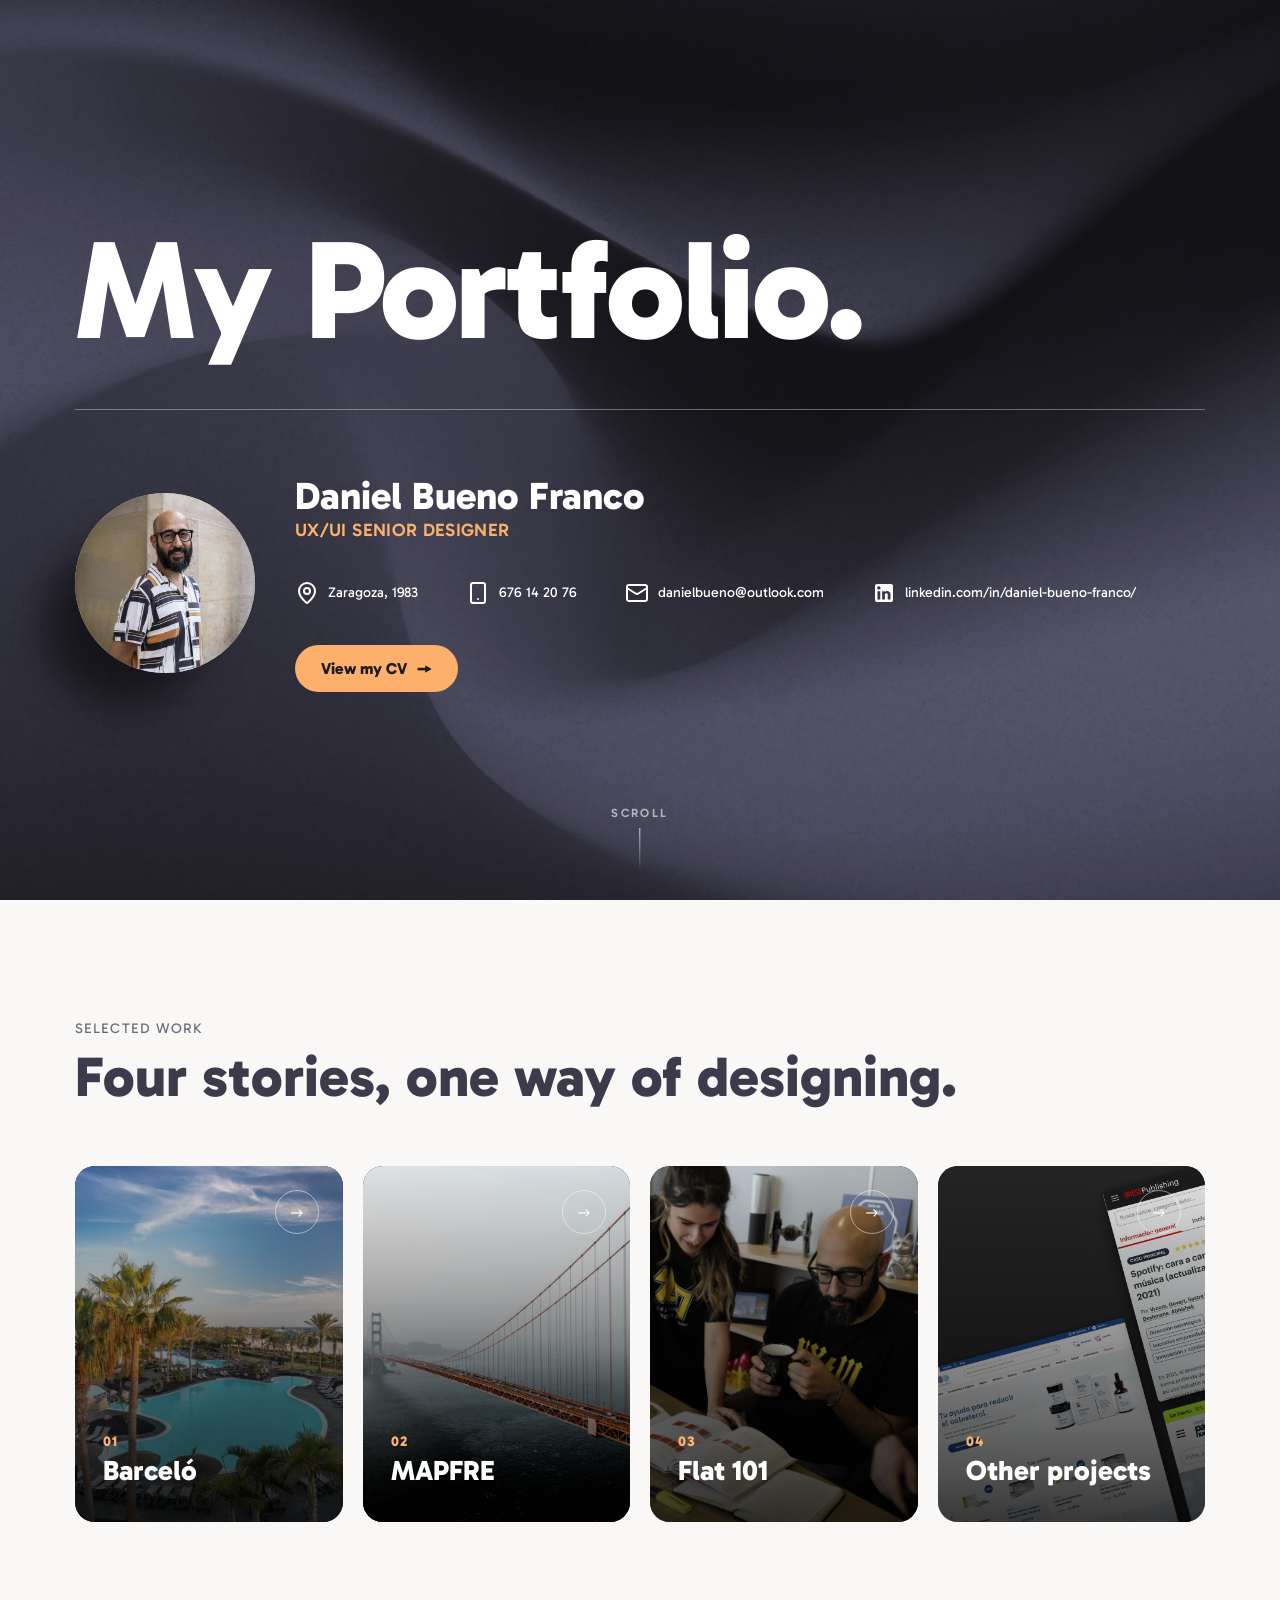
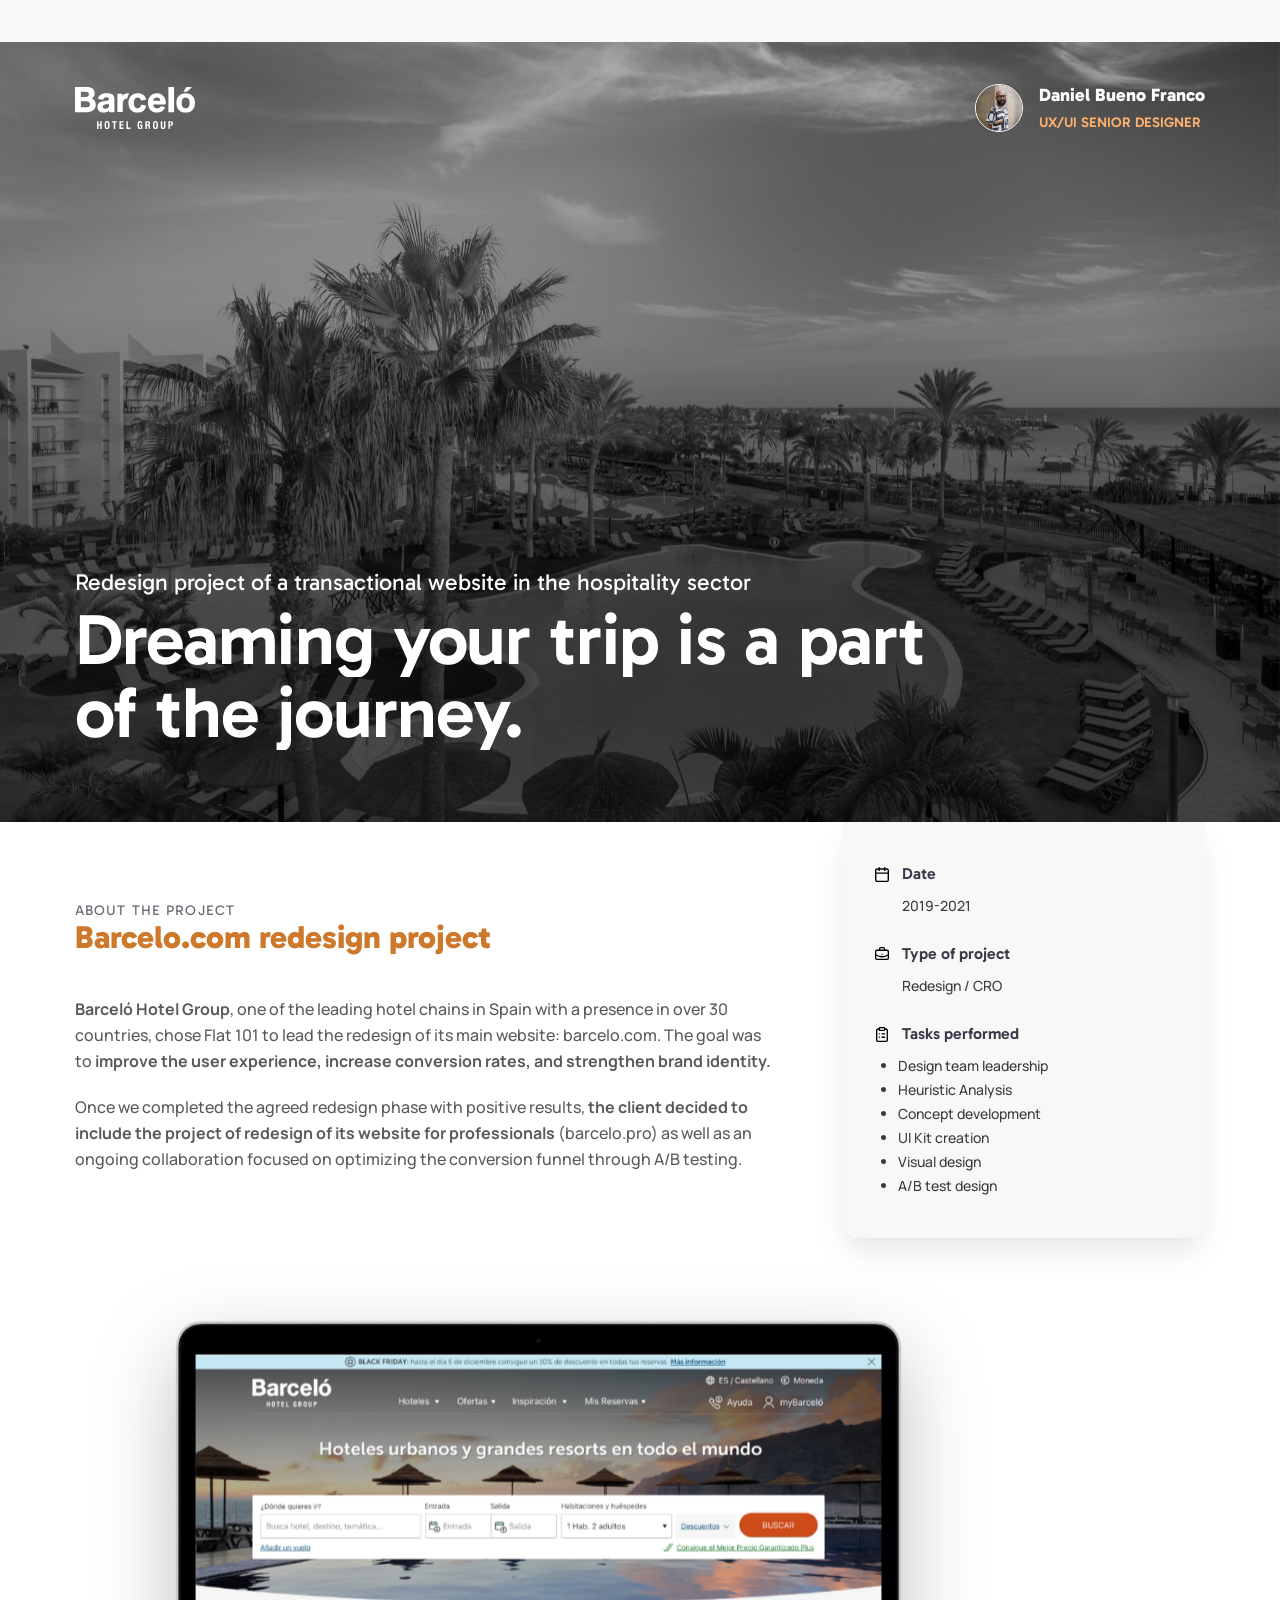
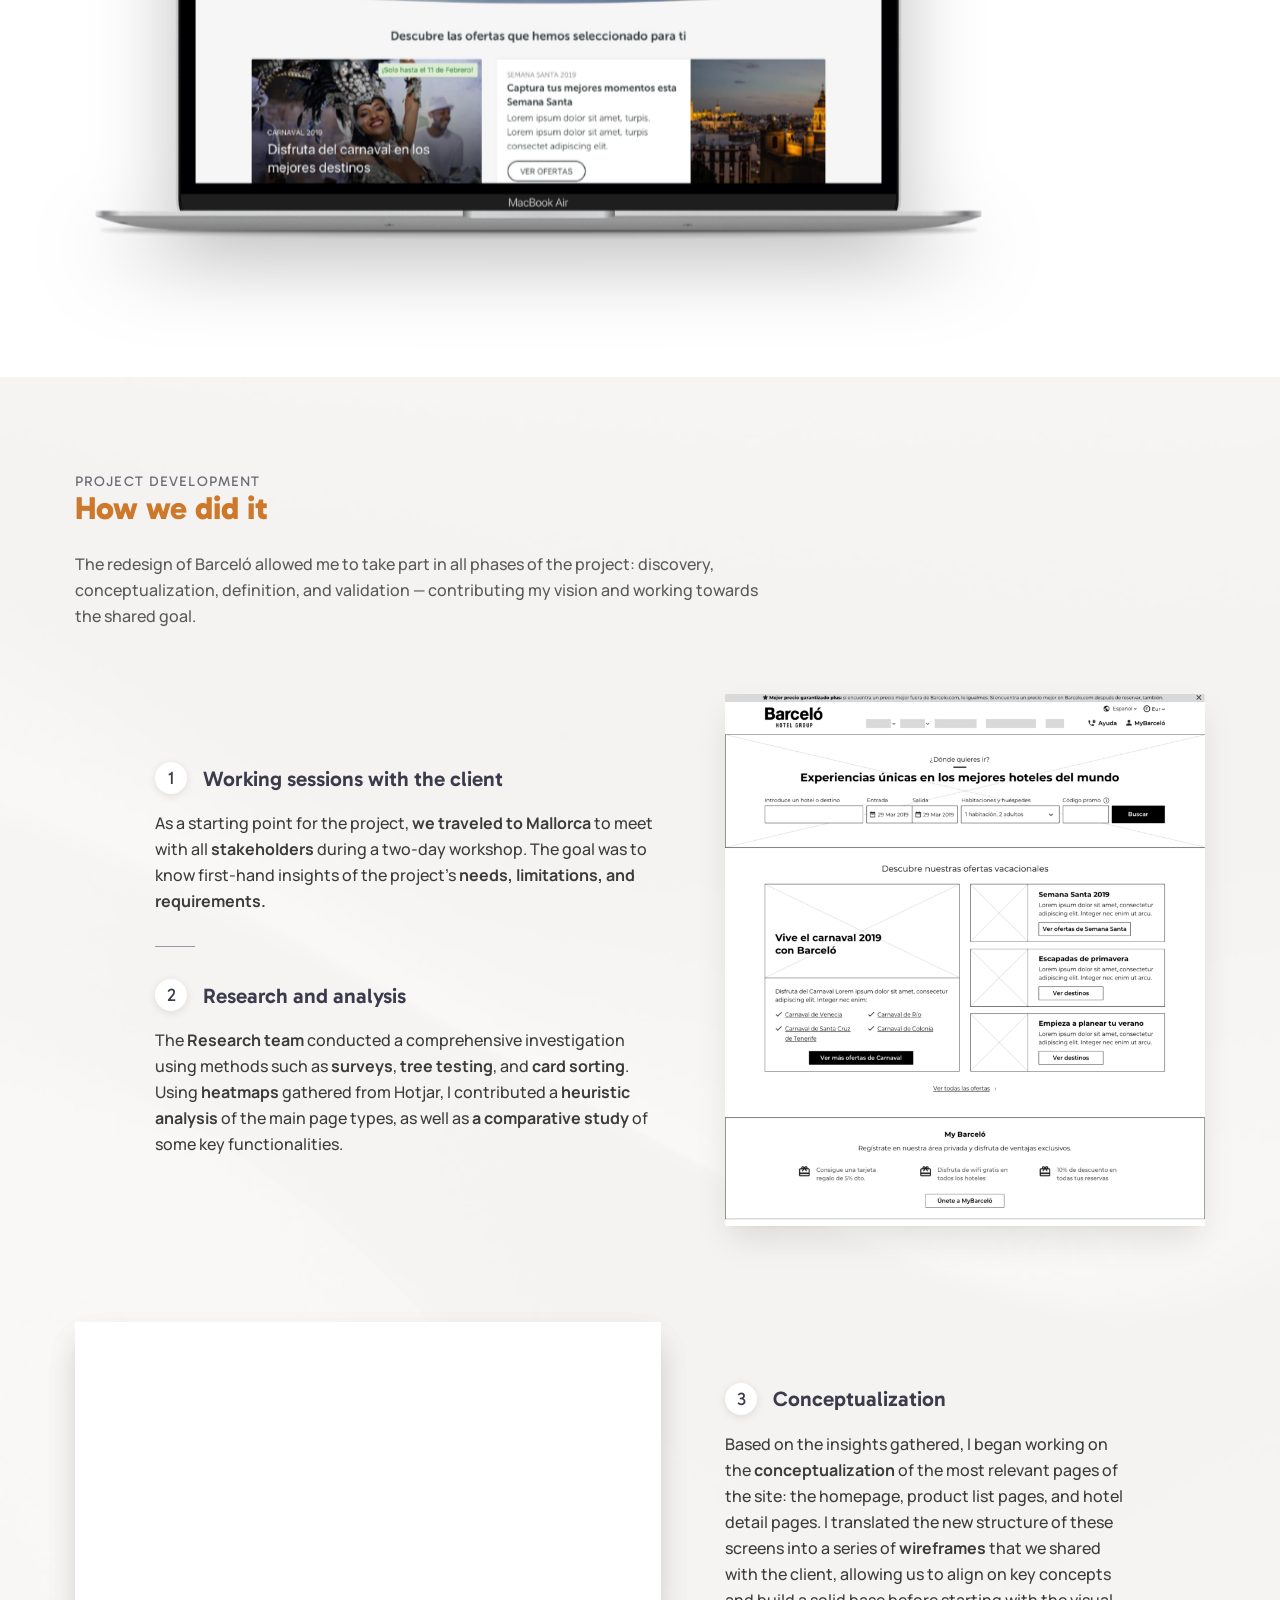
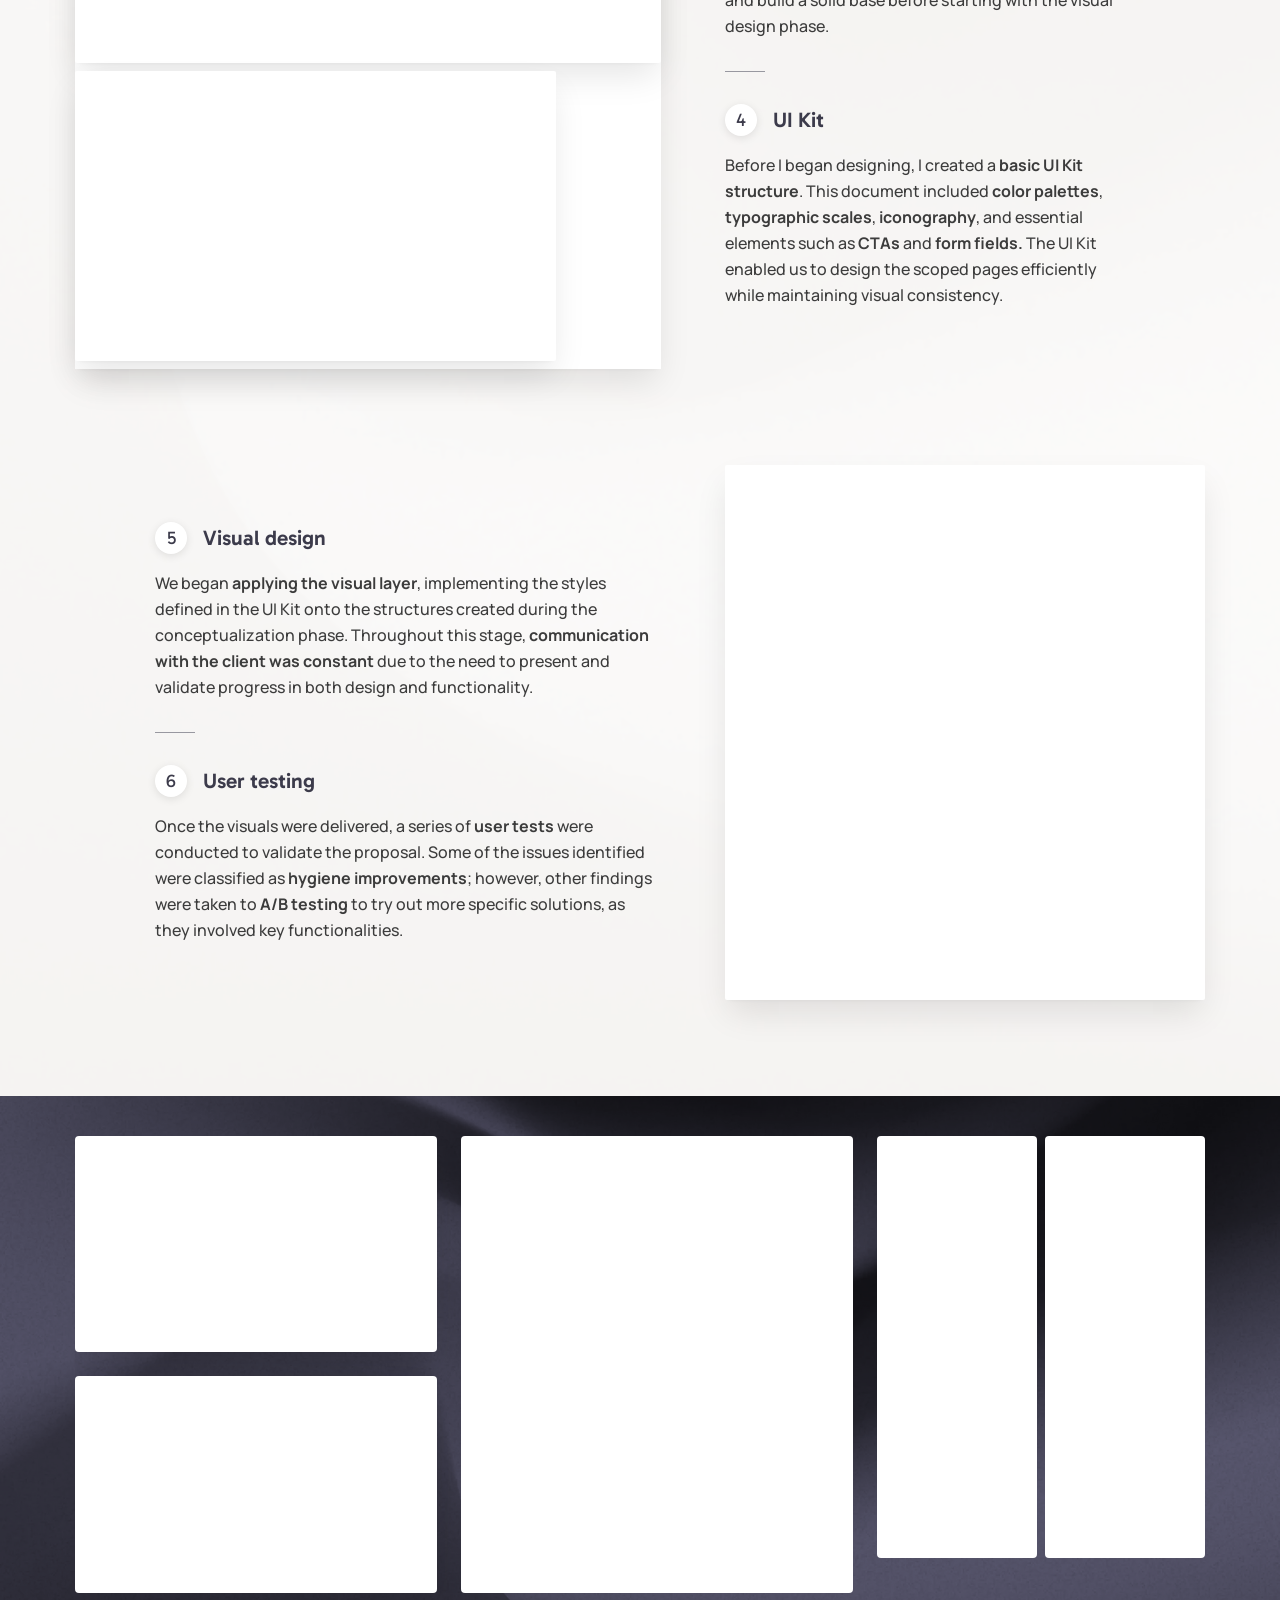
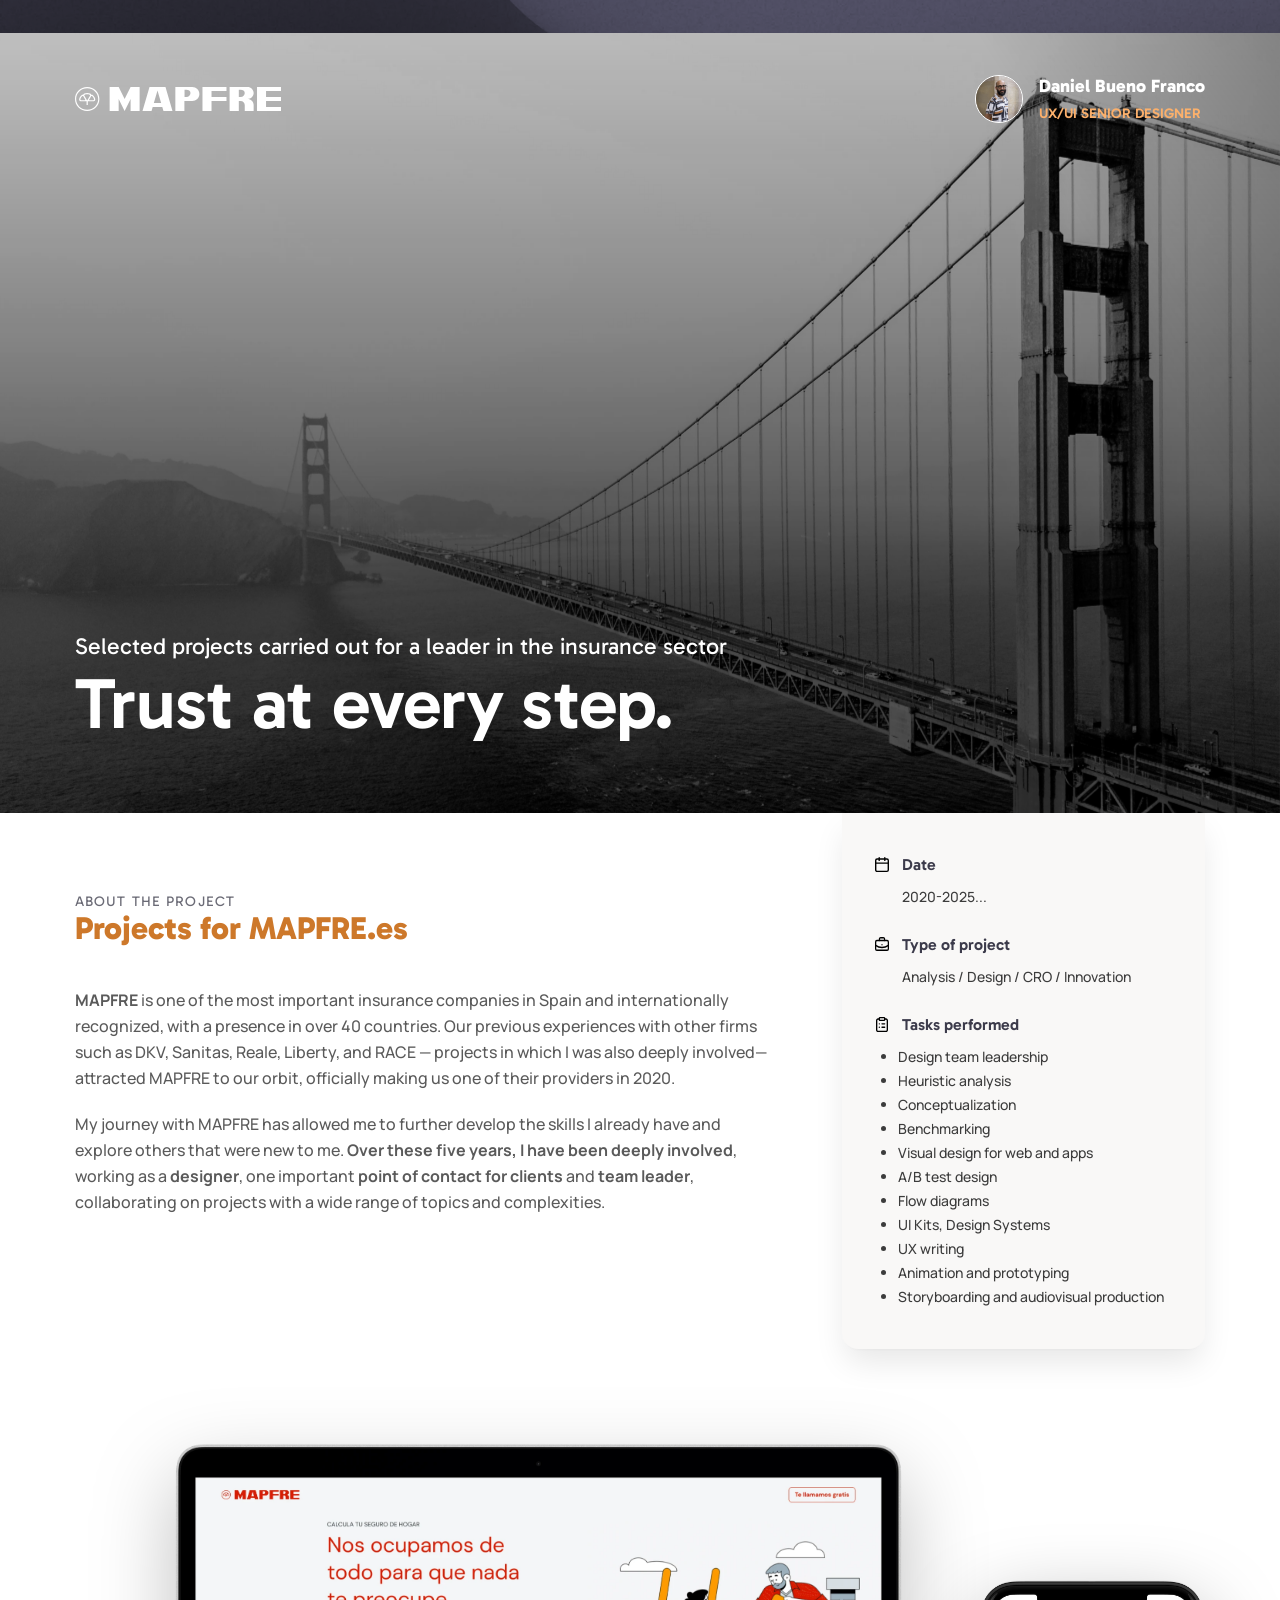
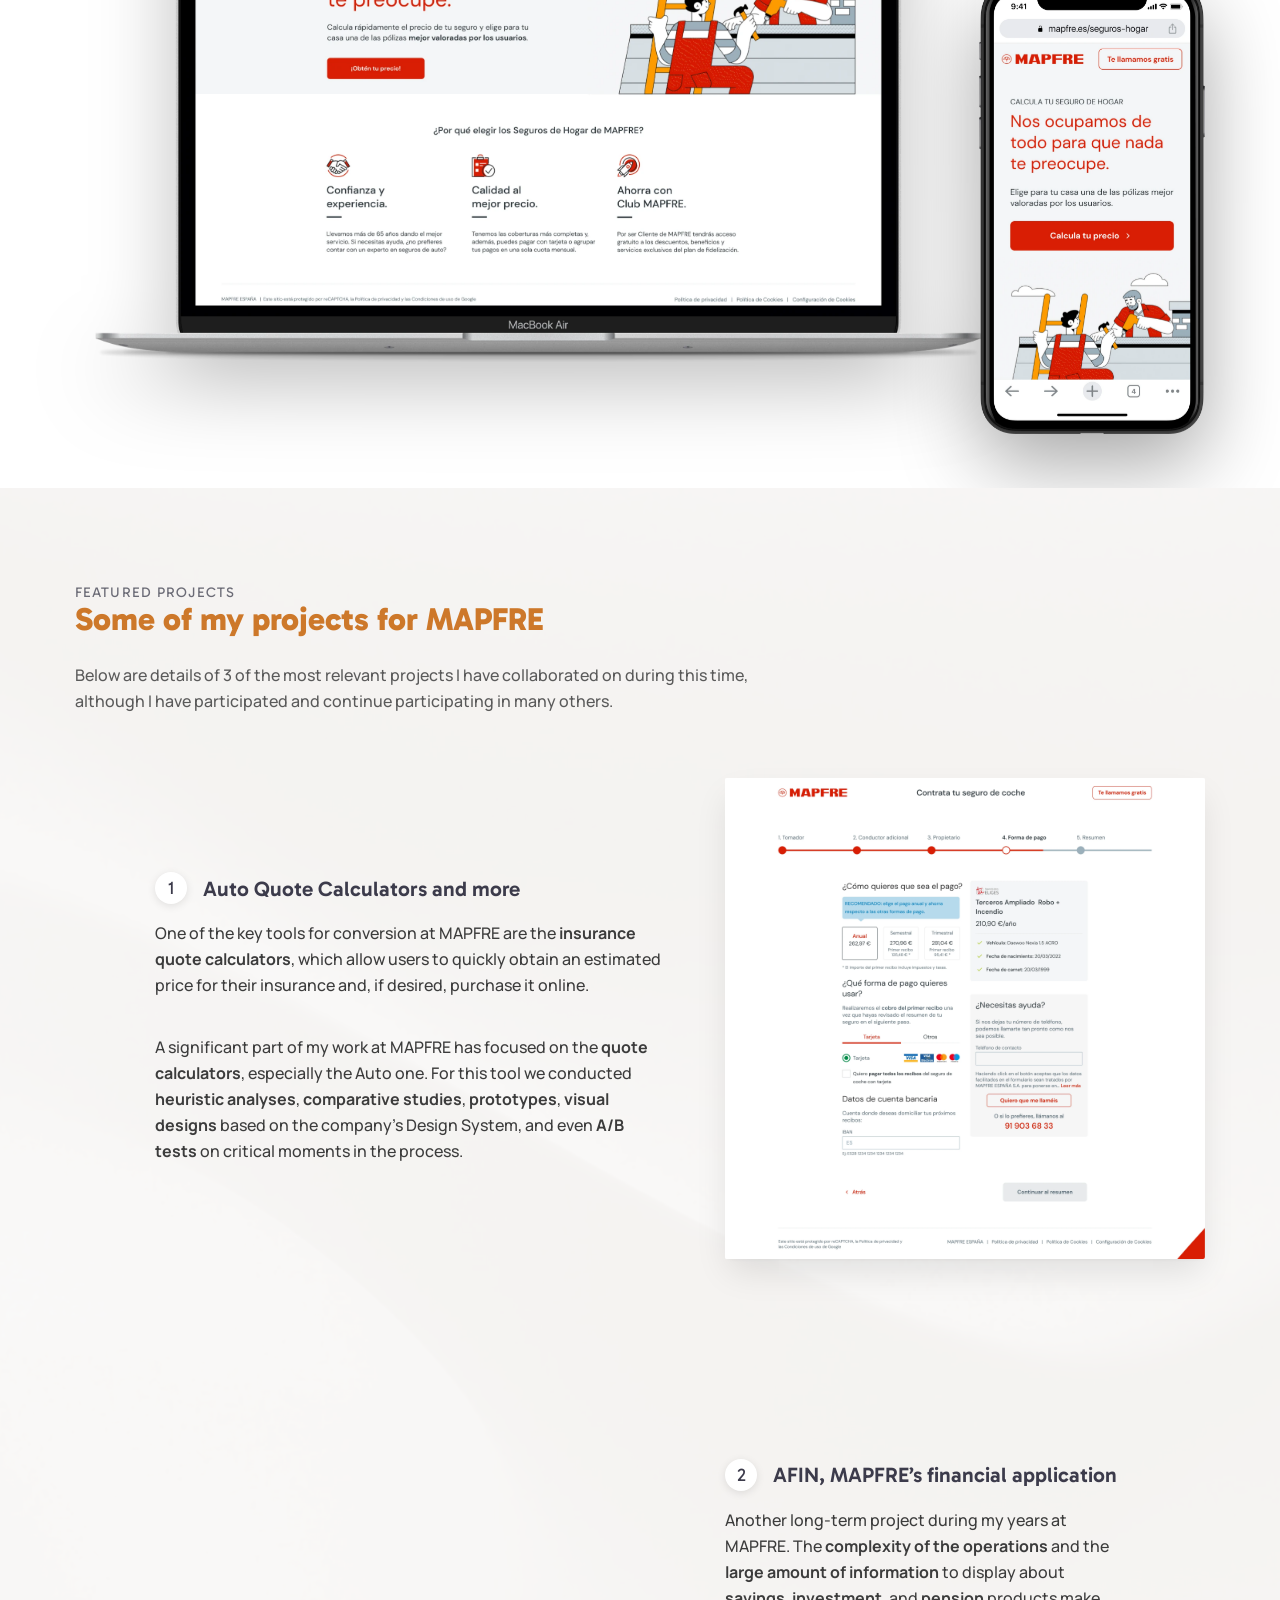
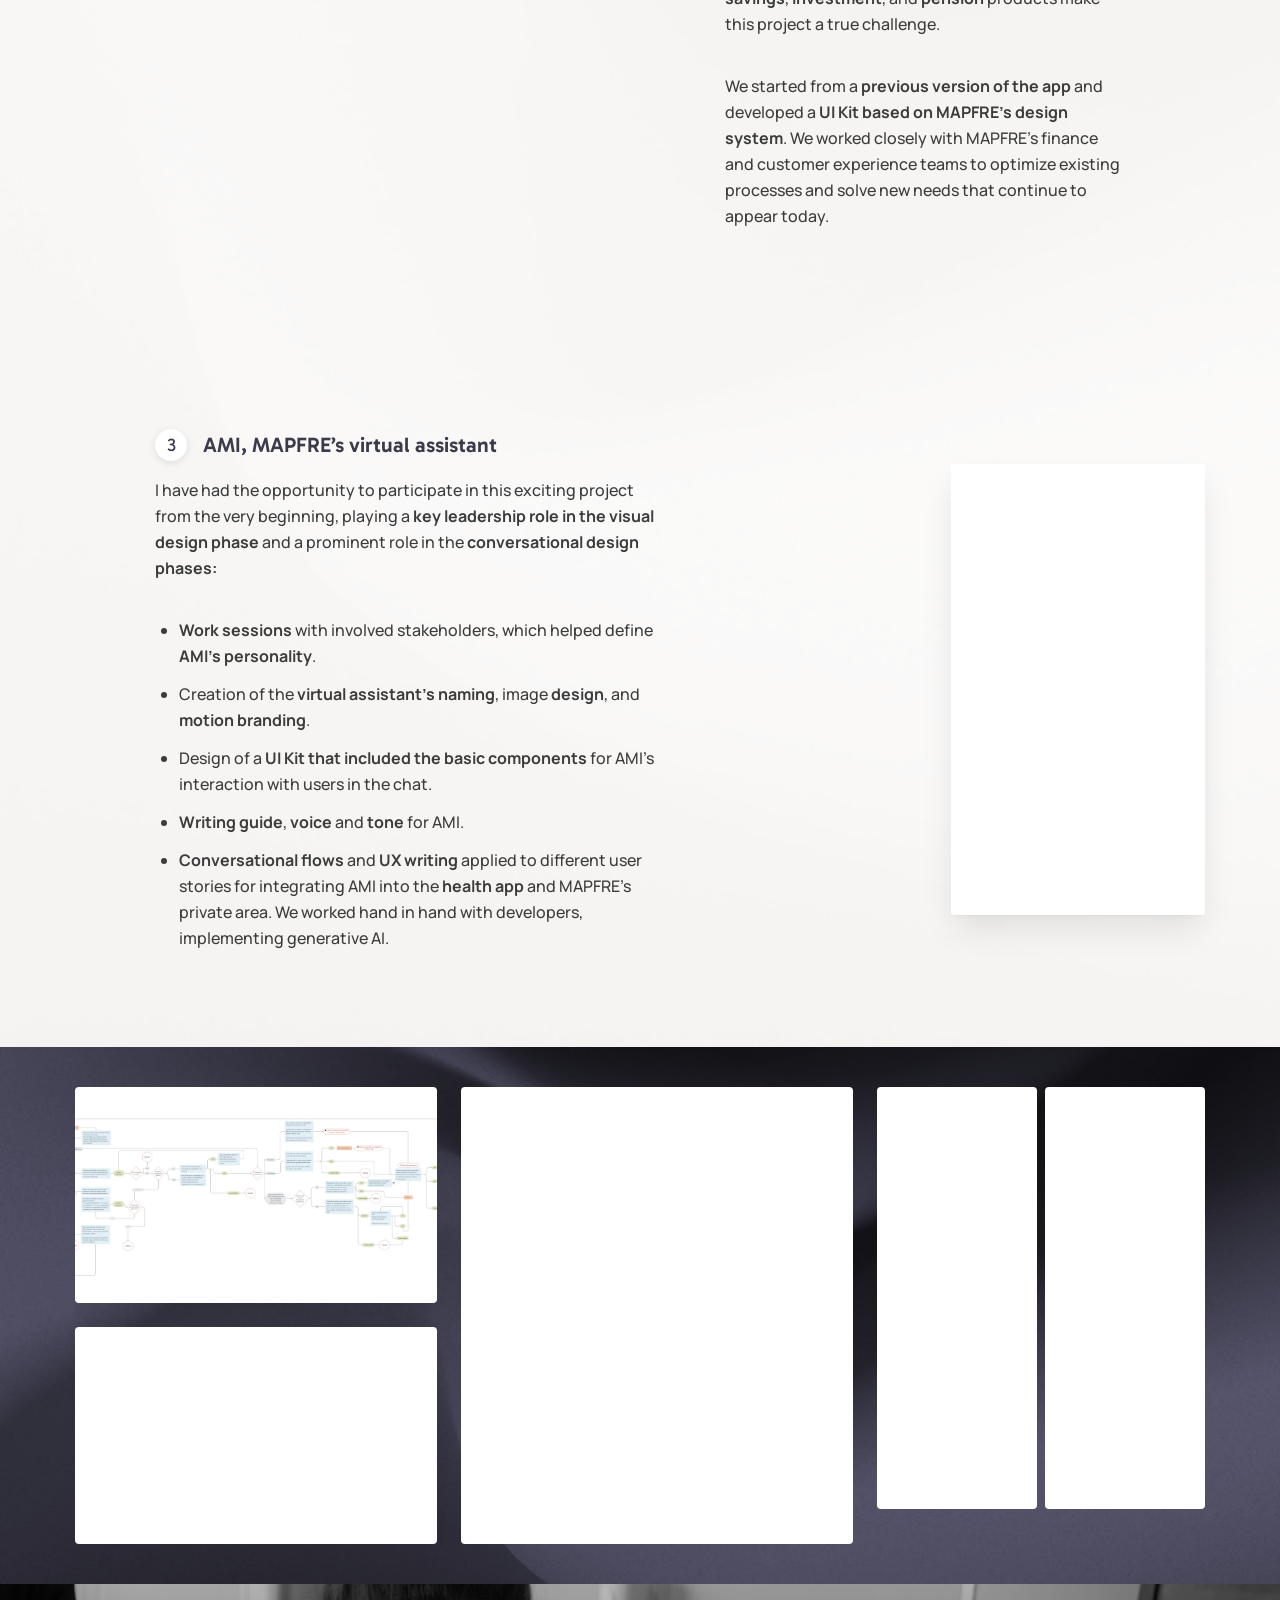
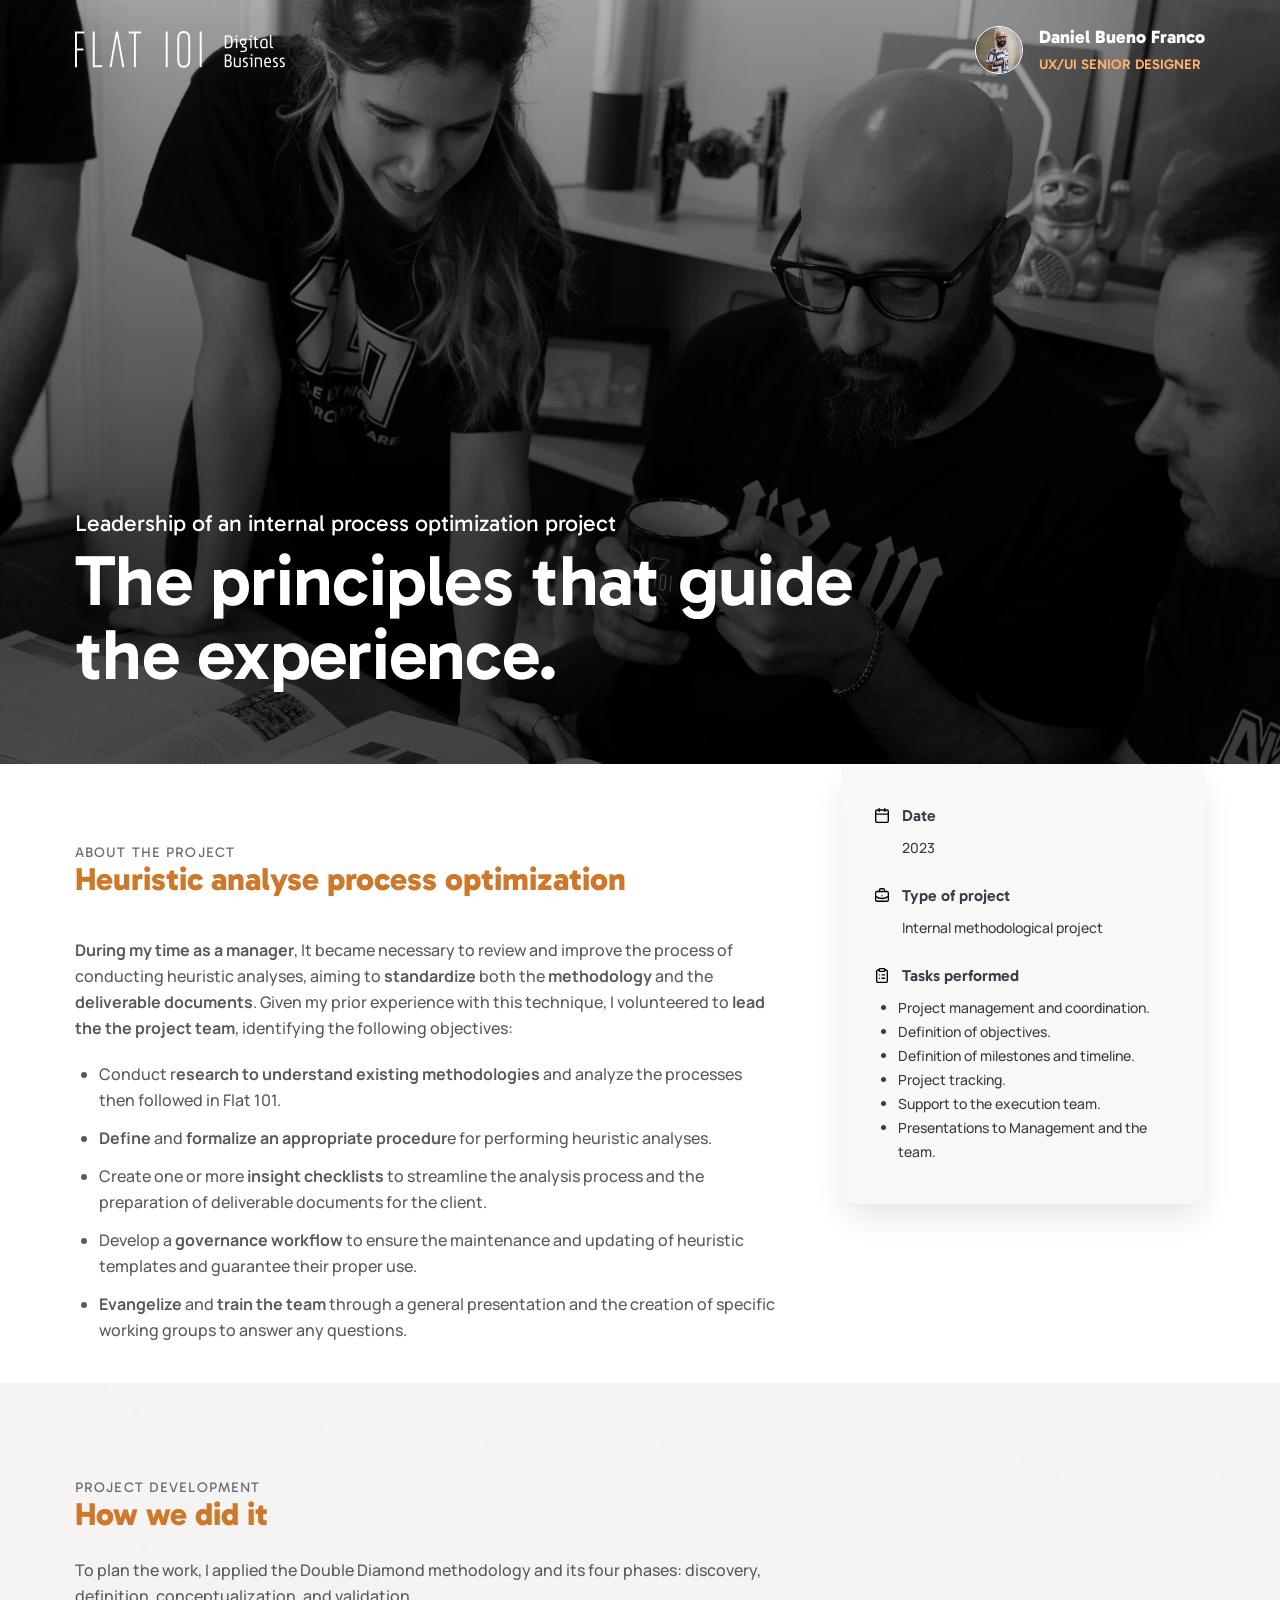
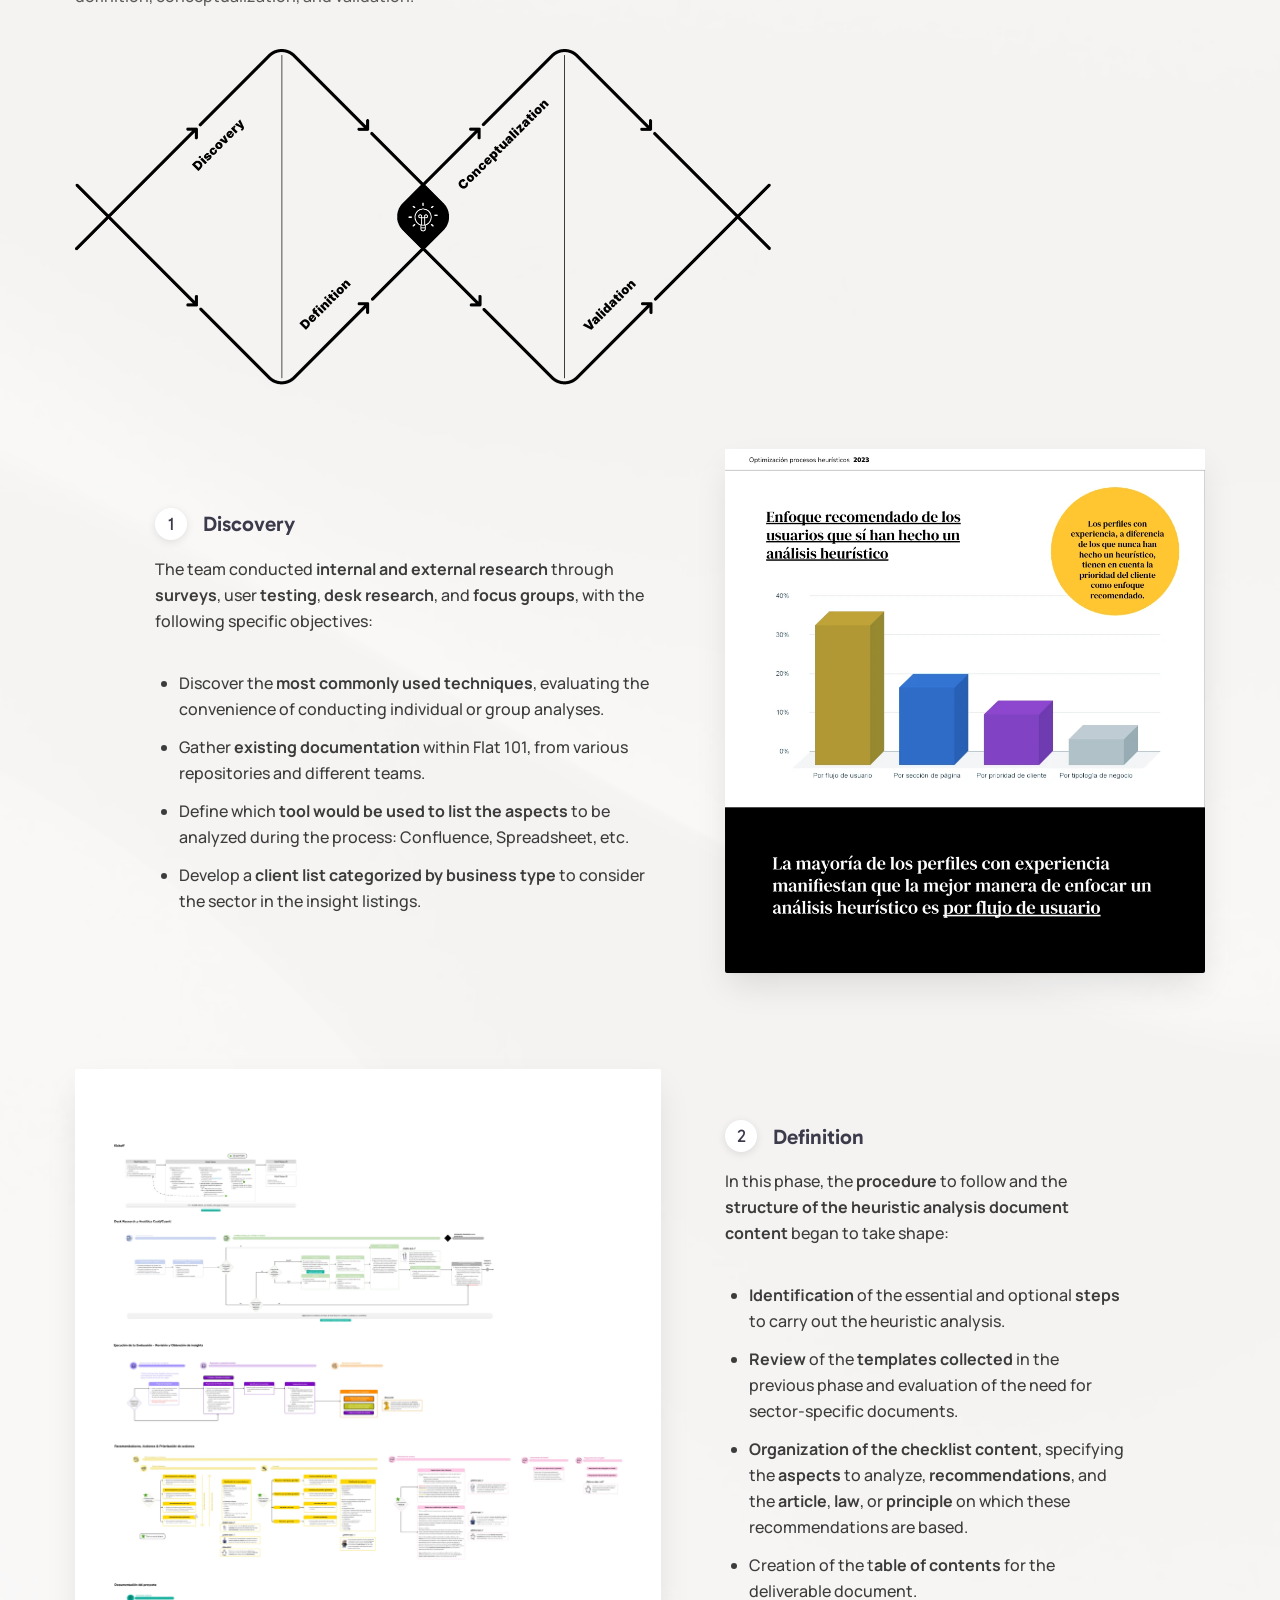
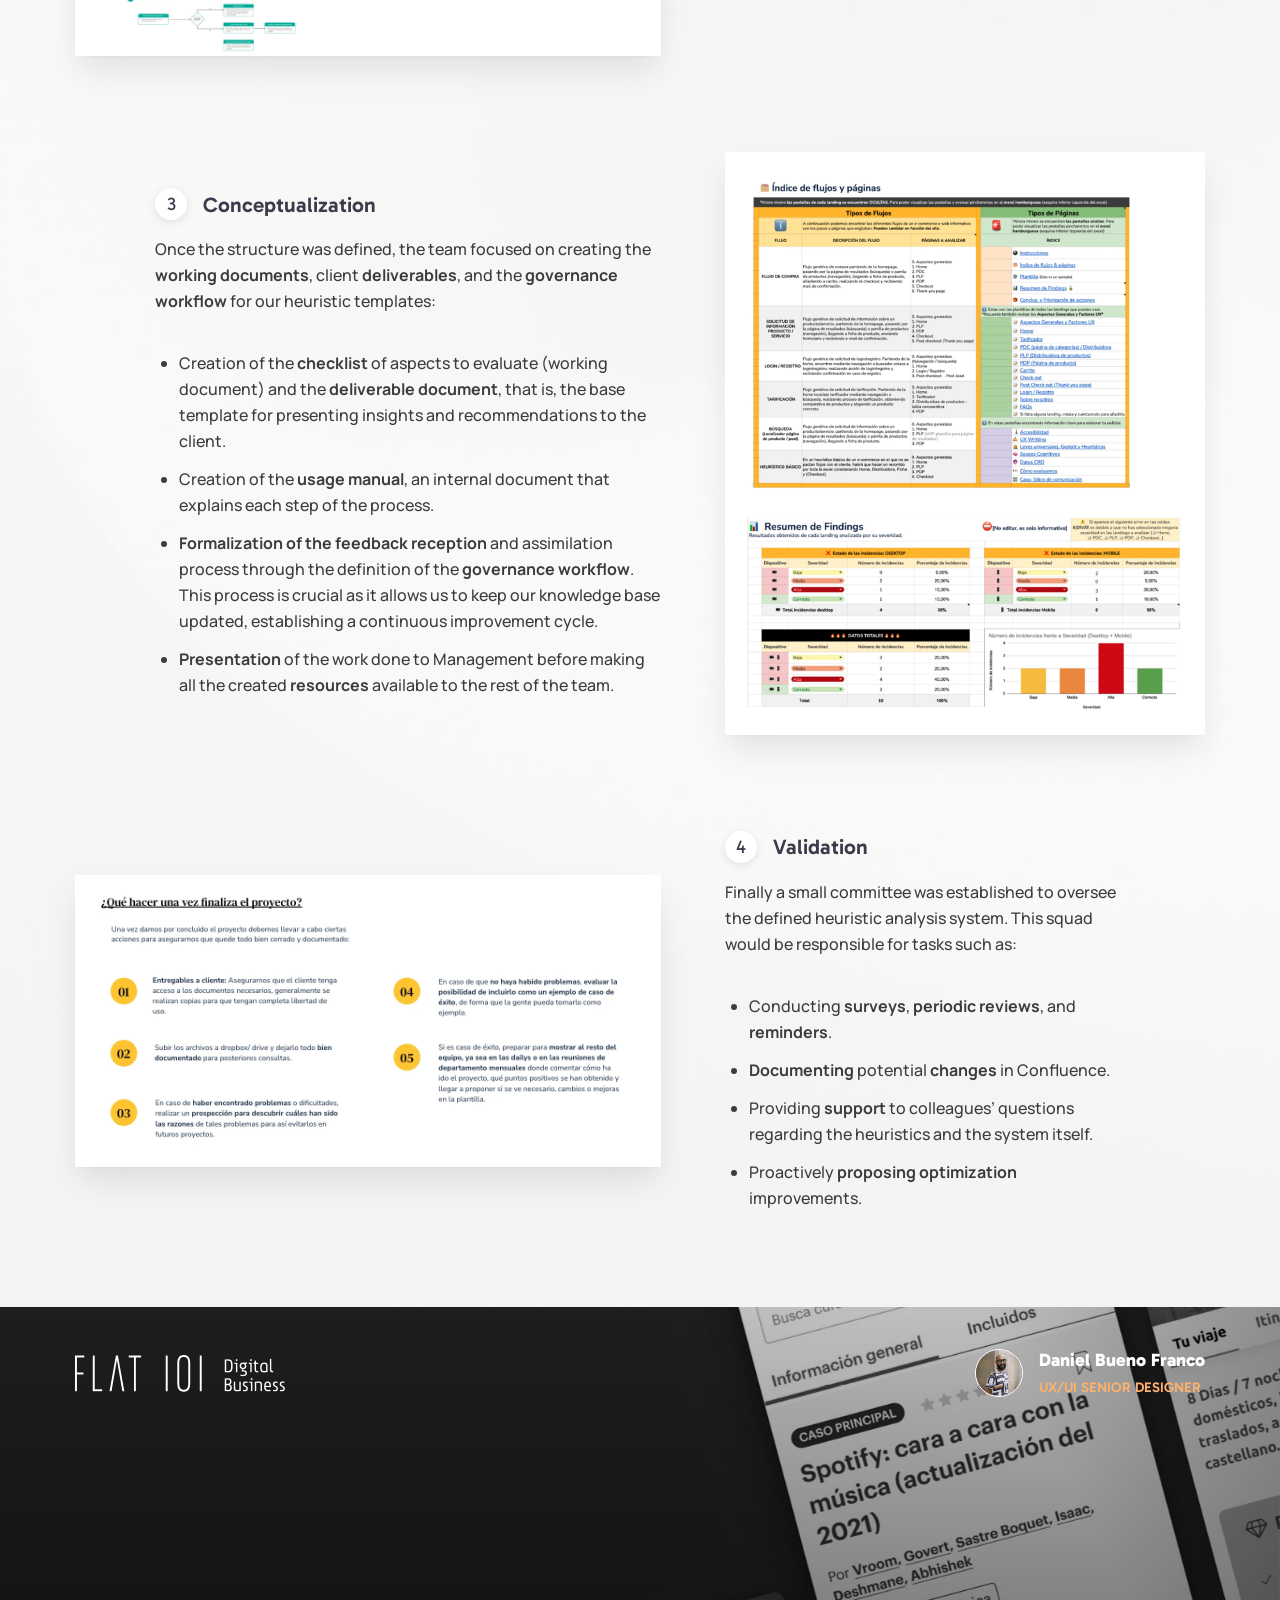
<file: index.html>
<!DOCTYPE html>

<html lang="en">
<head>
<meta charset="utf-8"/>
<meta content="width=device-width, initial-scale=1" name="viewport"/>
<meta content="noindex, nofollow, noarchive, nosnippet, noimageindex" name="robots"/>
<title>Daniel Bueno Franco — UX/UI Senior Designer · Portfolio</title>
<meta content="Portfolio of Daniel Bueno Franco, UX/UI Senior Designer: Barceló, MAPFRE, Flat 101 and more." name="description"/>
<link href="https://danibgood-create.github.io/portfolio/" rel="canonical"/>
<meta content="website" property="og:type"/>
<meta content="https://danibgood-create.github.io/portfolio/" property="og:url"/>
<meta content="Daniel Bueno Franco — UX/UI Senior Designer · Portfolio" property="og:title"/>
<meta content="Selected UX/UI work for Barceló, MAPFRE, Cofares, Meliá, IESE, Pádel Nuestro and Alsa." property="og:description"/>
<meta content="Daniel Bueno Franco — UX/UI Senior Designer · Portfolio" name="twitter:title"/>
<meta content="Selected UX/UI work for Barceló, MAPFRE, Cofares, Meliá, IESE, Pádel Nuestro and Alsa." name="twitter:description"/>
<meta content="Daniel Bueno Franco" name="author"/>
<meta content="#3c3b4b" name="theme-color"/>
<link href="assets/favicon.svg" rel="icon" type="image/svg+xml"/>
<link href="assets/apple-touch-icon.png" rel="apple-touch-icon"/>
<meta content="Daniel Bueno Franco" property="og:site_name"/>
<meta content="en_US" property="og:locale"/>
<meta content="es_ES" property="og:locale:alternate"/>
<meta content="https://danibgood-create.github.io/portfolio/assets/og-image.jpg" property="og:image"/>
<meta content="1200" property="og:image:width"/>
<meta content="630" property="og:image:height"/>
<meta content="Daniel Bueno Franco, UX/UI Senior Designer — My Portfolio" property="og:image:alt"/>
<meta content="summary_large_image" name="twitter:card"/>
<meta content="https://danibgood-create.github.io/portfolio/assets/og-image.jpg" name="twitter:image"/>
<script type="application/ld+json">
  {"@context":"https://schema.org","@type":"Person","name":"Daniel Bueno Franco","jobTitle":"UX/UI Senior Designer","url":"https://danibgood-create.github.io/portfolio/","email":"mailto:danielbueno@outlook.com","telephone":"+34676142076","address":{"@type":"PostalAddress","addressLocality":"Zaragoza","addressCountry":"ES"},"sameAs":["https://www.linkedin.com/in/daniel-bueno-franco/"]}
  </script>
<link href="https://fonts.googleapis.com" rel="preconnect"/>
<link crossorigin="" href="https://fonts.gstatic.com" rel="preconnect"/>
<link href="https://fonts.googleapis.com/css2?family=Gabarito:wght@400;600;800&amp;family=Manrope:wght@500;700&amp;display=swap" rel="stylesheet"/>
<link href="css/styles.css" rel="stylesheet"/>
<noscript><style>[data-reveal],.mask-line>span,.rule{opacity:1!important;transform:none!important}</style></noscript>
</head>
<body>
<a class="skip" data-i18n="p001" href="#main">Skip to content</a>
<div class="progress"></div>
<div class="glow"></div>
<a aria-label="Back to top" class="sig" data-i18n-aria="p002" href="#top">
<span class="mini"><img alt="" fetchpriority="high" height="1600" src="assets/common/danib.webp" width="1127"/></span>
<span class="txt" data-i18n="p003"><b>Daniel Bueno Franco</b><small>UX/UI SENIOR DESIGNER</small></span>
</a>
<nav aria-label="Project sections" class="side" data-i18n-aria="p004">
<ol>
<li data-i18n="p005"><a href="#barcelo">Barceló</a></li>
<li data-i18n="p006"><a href="#mapfre">MAPFRE</a></li>
<li data-i18n="p007"><a href="#flat101">Flat 101</a></li>
<li data-i18n="p008"><a href="#otros">Other<span class="x"> projects</span></a></li>
<li data-i18n="p009"><a href="#contact">Contact</a></li>
<li class="cv" data-i18n="p010"><a href="cv.html"><span class="x">My </span>CV <span aria-hidden="true" class="ar">→</span></a></li>
<li class="lang"><button type="button" class="lang-switch" data-lang-toggle><span class="en">EN</span><i>/</i><span class="es">ES</span></button></li>
</ol>
</nav>
<!-- ================= HERO ================= -->
<header class="hero" id="top">
<button type="button" class="lang-switch hero-lang" data-lang-toggle><span class="en">EN</span><i>/</i><span class="es">ES</span></button>
<div class="bg-layer"><img alt="" fetchpriority="high" height="1600" src="assets/common/hero-bg.webp" width="2400"/></div>
<div class="hero-inner">
<h1 data-i18n="p011"><span class="mask-line"><span>My Portfolio.</span></span></h1>
<div class="rule"></div>
<div class="hero-card">
<div class="avatar" data-reveal="scale" style="--d:.5s"><img alt="Daniel Bueno Franco" data-i18n-alt="p012" fetchpriority="high" height="1600" src="assets/common/danib.webp" width="1127"/></div>
<div class="hero-info">
<div class="who" data-reveal="" style="--d:.65s">
<h2 data-i18n="p013">Daniel Bueno Franco</h2>
<p data-i18n="p014">UX/UI SENIOR DESIGNER</p>
</div>
<div class="contact" data-reveal="" style="--d:.8s">
<span><i class="ic"><img alt="" src="assets/common/icon-map-pin.svg" style="left:12.50%;top:4.16%;width:74.99%;height:91.67%"/></i>Zaragoza, 1983</span>
<a href="tel:+34676142076"><i class="ic"><img alt="" src="assets/common/icon-smartphone.svg" style="left:16.66%;top:4.16%;width:66.67%;height:91.67%"/></i>676 14 20 76</a>
<a href="mailto:danielbueno@outlook.com"><i class="ic"><img alt="" src="assets/common/icon-mail.svg" style="left:4.16%;top:12.50%;width:91.67%;height:74.99%"/></i>danielbueno@outlook.com</a>
<a href="https://www.linkedin.com/in/daniel-bueno-franco/" rel="noopener" target="_blank"><img alt="" src="assets/common/icon-linkedin.svg"/>linkedin.com/in/daniel-bueno-franco/</a>
</div>
<a class="btn" data-i18n="p015" data-reveal="" href="cv.html" style="--d:.95s">View my CV <span aria-hidden="true">→</span></a>
</div>
</div>
</div>
<div class="scroll-hint" data-i18n="p016"><span>Scroll</span><i></i></div>
</header>
<main id="main" tabindex="-1">
<!-- ================= INDEX ================= -->
<section class="index" id="index">
<div class="index-inner">
<p class="eyebrow" data-i18n="p017" data-reveal="">Selected work</p>
<h2 class="g h2" data-i18n="p018" data-reveal="" style="--d:.1s">Four stories, one way of designing.</h2>
<div class="cards">
<a class="card" data-reveal="" data-tilt="6" href="#barcelo" style="--d:0s">
<img alt="" class="bg" decoding="async" height="1600" loading="lazy" src="assets/barcelo/hero.webp" width="2400"/><span class="arrow">→</span>
<span class="no">01</span><h3 data-i18n="p019">Barceló</h3><p data-i18n="p020">Redesign of a transactional website in the hospitality sector.</p>
</a>
<a class="card" data-reveal="" data-tilt="6" href="#mapfre" style="--d:.1s">
<img alt="" class="bg" decoding="async" height="1754" loading="lazy" src="assets/mapfre/hero.webp" width="2400"/><span class="arrow">→</span>
<span class="no">02</span><h3 data-i18n="p021">MAPFRE</h3><p data-i18n="p022">Selected projects carried out for a leader in the insurance sector.</p>
</a>
<a class="card" data-reveal="" data-tilt="6" href="#flat101" style="--d:.2s">
<img alt="" class="bg" decoding="async" height="1600" loading="lazy" src="assets/flat101/hero.webp" style="object-position:74% 30%" width="2400"/><span class="arrow">→</span>
<span class="no">03</span><h3 data-i18n="p023">Flat 101</h3><p data-i18n="p024">Leadership of an internal process optimization project.</p>
</a>
<a class="card" data-reveal="" data-tilt="6" href="#otros" style="--d:.3s">
<img alt="" class="bg" decoding="async" height="1200" loading="lazy" src="assets/otros/hero.webp" width="2400"/><span class="arrow">→</span>
<span class="no">04</span><h3 data-i18n="p025">Other projects</h3><p data-i18n="p026">Cofares, Meliá, IESE, Pádel Nuestro and Alsa.</p>
</a>
</div>
</div>
</section>
<!-- ================= BARCELÓ ================= -->
<section id="barcelo">
<div class="case-banner">
<div class="bg-layer"><img alt="" decoding="async" height="1600" loading="lazy" src="assets/barcelo/hero.webp" width="2400"/></div>
<div class="firma">
<div aria-label="Barceló" class="logo-mask" role="img"></div>
<div class="me"><div class="mini"><img alt="" fetchpriority="high" height="1600" src="assets/common/danib.webp" width="1127"/></div><div data-i18n="p027"><b>Daniel Bueno Franco</b><small>UX/UI SENIOR DESIGNER</small></div></div>
</div>
<div class="titles">
<p class="sub" data-i18n="p028" data-reveal="">Redesign project of a transactional website in the hospitality sector</p>
<h2 data-i18n="p029"><span class="mask-line"><span>Dreaming your trip is a part</span></span><span class="mask-line" style="--d:.12s"><span>of the journey.</span></span></h2>
</div>
</div>
<div style="background:#fff">
<div class="summary">
<div class="ctx">
<div data-reveal=""><p class="eyebrow" data-i18n="p030" style="text-transform:none">ABOUT THE PROJECT</p><h3 class="g h2" data-i18n="p031">Barcelo.com redesign project</h3></div>
<div class="prose" data-reveal="" style="--d:.1s">
<p data-i18n="p032"><strong>Barceló Hotel Group</strong>, one of the leading hotel chains in Spain with a presence in over 30 countries, chose Flat 101 to lead the redesign of its main website: barcelo.com. The goal was to <strong>improve the user experience, increase conversion rates, and strengthen brand identity.</strong></p>
<p data-i18n="p033">Once we completed the agreed redesign phase with positive results, <strong>the client decided to include the project of redesign of its website for professionals</strong> (barcelo.pro) as well as an ongoing collaboration focused on optimizing the conversion funnel through A/B testing.</p>
</div>
</div>
<aside class="facts" data-reveal="right" style="background:var(--paper)">
<div><h4><i class="ic"><img alt="" src="assets/common/icon-calendar.svg" style="left:8.33%;top:4.16%;width:83.34%;height:91.67%"/></i><span data-i18n="p034">Date</span></h4><p>2019-2021</p></div>
<div><h4><i class="ic"><img alt="" src="assets/common/icon-briefcase.svg" style="left:4.16%;top:4.16%;width:91.67%;height:83.34%"/></i><span data-i18n="p035">Type of project</span></h4><p data-i18n="p036">Redesign / CRO</p></div>
<div><h4><i class="ic"><img alt="" src="assets/common/icon-clipboard.svg" style="left:12.50%;top:4.16%;width:74.99%;height:91.67%"/></i><span data-i18n="p037">Tasks performed</span></h4>
<ul><li data-i18n="p038">Design team leadership</li><li data-i18n="p039">Heuristic Analysis</li><li data-i18n="p040">Concept development</li><li data-i18n="p041">UI Kit creation</li><li data-i18n="p042">Visual design</li><li data-i18n="p043">A/B test design</li></ul></div>
</aside>
</div>
<div class="device">
<div class="device-stage">
<img alt="Barcelo.com on laptop" class="main" data-i18n-alt="p044" data-speed="-.03" decoding="async" height="1429" loading="lazy" src="assets/barcelo/main.webp" width="2400"/>
<img alt="Barcelo.com on mobile" class="phone" data-i18n-alt="p045" data-speed=".06" decoding="async" height="1726" loading="lazy" src="assets/barcelo/mobile.webp" width="862"/>
</div>
</div>
</div>
<div class="process">
<div class="tex"><img alt="" decoding="async" height="1600" loading="lazy" src="assets/common/texture.webp" width="2400"/></div>
<div class="process-inner">
<div class="process-head" data-reveal="">
<p class="eyebrow" data-i18n="p046" style="text-transform:none">PROJECT DEVELOPMENT</p><h3 class="g h2" data-i18n="p047">How we did it</h3>
<p class="prose-lead" data-i18n="p048">The redesign of Barceló allowed me to take part in all phases of the project: discovery, conceptualization, definition, and validation — contributing my vision and working towards the shared goal.</p>
</div>
<div class="steps">
<div class="row">
<div class="txt" data-reveal="left">
<div class="step prose dark"><h3 data-i18n="p049"><i>1</i>Working sessions with the client</h3>
<p data-i18n="p050">As a starting point for the project, <strong>we traveled to Mallorca</strong> to meet with all <strong>stakeholders</strong> during a two-day workshop. The goal was to know first-hand insights of the project’s <strong>needs, limitations, and requirements.</strong></p></div>
<div class="sep"></div>
<div class="step prose dark"><h3 data-i18n="p051"><i>2</i>Research and analysis</h3>
<p data-i18n="p052">The <strong>Research team</strong> conducted a comprehensive investigation using methods such as <strong>surveys</strong>, <strong>tree testing</strong>, and <strong>card sorting</strong>.<br/>Using <strong>heatmaps</strong> gathered from Hotjar, I contributed a <strong>heuristic analysis</strong> of the main page types, as well as <strong>a comparative study</strong> of some key functionalities.</p></div>
</div>
<div class="shot scroll-shot" data-reveal="right" style="aspect-ratio:473/525"><img alt="Research deliverables" data-i18n-alt="p053" decoding="async" height="4096" loading="lazy" src="assets/barcelo/research.webp" width="1618"/></div>
</div>
<div class="row flip">
<div class="txt" data-reveal="right">
<div class="step prose dark"><h3 data-i18n="p054"><i>3</i>Conceptualization</h3>
<p data-i18n="p055">Based on the insights gathered, I began working on the <strong>conceptualization</strong> of the most relevant pages of the site: the homepage, product list pages, and hotel detail pages. I translated the new structure of these screens into a series of <strong>wireframes</strong> that we shared with the client, allowing us to align on key concepts and build a solid base before starting with the visual design phase.</p></div>
<div class="sep"></div>
<div class="step prose dark"><h3 data-i18n="p056"><i>4</i>UI Kit</h3>
<p data-i18n="p057">Before I began designing, I created a <strong>basic UI Kit structure</strong>. This document included <strong>color palettes</strong>, <strong>typographic scales</strong>, <strong>iconography</strong>, and essential elements such as <strong>CTAs</strong> and <strong>form fields.</strong> The UI Kit enabled us to design the scoped pages efficiently while maintaining visual consistency.</p></div>
</div>
<div class="stack" data-reveal="left" data-tilt="4">
<div class="shot" style="aspect-ratio:387/225"><img alt="Wireframes" data-i18n-alt="p058" decoding="async" height="1707" loading="lazy" src="assets/barcelo/wire-1.webp" width="2400"/></div>
<div class="shot" style="aspect-ratio:389/235;width:82%"><img alt="UI Kit" data-i18n-alt="p059" decoding="async" height="1707" loading="lazy" src="assets/barcelo/wire-2.webp" width="2400"/></div>
</div>
</div>
<div class="row">
<div class="txt" data-reveal="left">
<div class="step prose dark"><h3 data-i18n="p060"><i>5</i>Visual design</h3>
<p data-i18n="p061">We began <strong>applying the visual layer</strong>, implementing the styles defined in the UI Kit onto the structures created during the conceptualization phase. Throughout this stage, <strong>communication with the client was constant</strong> due to the need to present and validate progress in both design and functionality.</p></div>
<div class="sep"></div>
<div class="step prose dark"><h3 data-i18n="p062"><i>6</i>User testing</h3>
<p data-i18n="p063">Once the visuals were delivered, a series of <strong>user tests</strong> were conducted to validate the proposal. Some of the issues identified were classified as <strong>hygiene improvements</strong>; however, other findings were taken to <strong>A/B testing</strong> to try out more specific solutions, as they involved key functionalities.</p></div>
</div>
<div class="shot scroll-shot" data-reveal="right" style="aspect-ratio:473/527"><img alt="Visual design" data-i18n-alt="p064" decoding="async" height="4096" loading="lazy" src="assets/barcelo/visual.webp" width="1443"/></div>
</div>
</div>
</div>
</div>
<div class="strip">
<div class="tex"><img alt="" decoding="async" height="1600" loading="lazy" src="assets/common/texture.webp" width="2400"/></div>
<div class="strip-inner" data-reveal="">
<div class="col"><div class="shot"><img alt="Barceló: additional project screens, 1 of 5" data-i18n-alt="p065" decoding="async" height="2119" loading="lazy" src="assets/barcelo/foot-1.webp" width="2400"/></div><div class="shot"><img alt="Barceló: additional project screens, 2 of 5" data-i18n-alt="p066" decoding="async" height="1349" loading="lazy" src="assets/barcelo/foot-2.webp" width="2400"/></div></div>
<div class="tile"><img alt="Barceló: additional project screens, 3 of 5" data-i18n-alt="p067" decoding="async" height="4096" loading="lazy" src="assets/barcelo/foot-3.webp" width="729"/></div>
<div class="pair"><div class="tile"><img alt="Barceló: additional project screens, 4 of 5" data-i18n-alt="p068" decoding="async" height="4096" loading="lazy" src="assets/barcelo/foot-4.webp" width="435"/></div><div class="tile"><img alt="Barceló: additional project screens, 5 of 5" data-i18n-alt="p069" decoding="async" height="4096" loading="lazy" src="assets/barcelo/foot-5.webp" width="719"/></div></div>
</div>
</div>
</section>
<!-- ================= MAPFRE ================= -->
<section id="mapfre">
<div class="case-banner">
<div class="bg-layer"><img alt="" decoding="async" height="1754" loading="lazy" src="assets/mapfre/hero.webp" style="object-position:50% 38%" width="2400"/></div>
<div class="firma">
<img alt="MAPFRE" class="logo" data-i18n-alt="p070" src="assets/mapfre/logo.svg" style="height:24px;max-width:206px"/>
<div class="me"><div class="mini"><img alt="" fetchpriority="high" height="1600" src="assets/common/danib.webp" width="1127"/></div><div data-i18n="p071"><b>Daniel Bueno Franco</b><small>UX/UI SENIOR DESIGNER</small></div></div>
</div>
<div class="titles">
<p class="sub" data-i18n="p072" data-reveal="">Selected projects carried out for a leader in the insurance sector</p>
<h2 data-i18n="p073"><span class="mask-line"><span>Trust at every step.</span></span></h2>
</div>
</div>
<div style="background:#fff">
<div class="summary">
<div class="ctx">
<div data-reveal=""><p class="eyebrow" data-i18n="p074" style="text-transform:none">ABOUT THE PROJECT</p><h3 class="g h2" data-i18n="p075">Projects for MAPFRE.es</h3></div>
<div class="prose" data-reveal="" style="--d:.1s">
<p data-i18n="p076"><strong>MAPFRE</strong> is one of the most important insurance companies in Spain and internationally recognized, with a presence in over 40 countries. Our previous experiences with other firms such as DKV, Sanitas, Reale, Liberty, and RACE — projects in which I was also deeply involved— attracted MAPFRE to our orbit, officially making us one of their providers in 2020.</p>
<p data-i18n="p077">My journey with MAPFRE has allowed me to further develop the skills I already have and explore others that were new to me. <strong>Over these five years, I have been deeply involved</strong>, working as a <strong>designer</strong>, one important <strong>point of contact for clients</strong> and <strong>team leader</strong>, collaborating on projects with a wide range of topics and complexities.</p>
</div>
</div>
<aside class="facts" data-reveal="right" style="background:var(--paper)">
<div><h4><i class="ic"><img alt="" src="assets/common/icon-calendar.svg" style="left:8.33%;top:4.16%;width:83.34%;height:91.67%"/></i><span data-i18n="p078">Date</span></h4><p>2020-2025...</p></div>
<div><h4><i class="ic"><img alt="" src="assets/common/icon-briefcase.svg" style="left:4.16%;top:4.16%;width:91.67%;height:83.34%"/></i><span data-i18n="p079">Type of project</span></h4><p data-i18n="p080">Analysis / Design / CRO / Innovation</p></div>
<div><h4><i class="ic"><img alt="" src="assets/common/icon-clipboard.svg" style="left:12.50%;top:4.16%;width:74.99%;height:91.67%"/></i><span data-i18n="p081">Tasks performed</span></h4>
<ul><li data-i18n="p082">Design team leadership</li><li data-i18n="p083">Heuristic analysis</li><li data-i18n="p084">Conceptualization</li><li data-i18n="p085">Benchmarking</li><li data-i18n="p086">Visual design for web and apps</li><li data-i18n="p087">A/B test design</li><li data-i18n="p088">Flow diagrams</li><li data-i18n="p089">UI Kits, Design Systems</li><li data-i18n="p090">UX writing</li><li data-i18n="p091">Animation and prototyping</li><li data-i18n="p092">Storyboarding and audiovisual production</li></ul></div>
</aside>
</div>
<div class="device">
<div class="device-stage">
<img alt="MAPFRE on laptop" class="main" data-i18n-alt="p093" data-speed="-.03" decoding="async" height="1428" loading="lazy" src="assets/mapfre/main.webp" width="2400"/>
<img alt="MAPFRE on mobile" class="phone" data-i18n-alt="p094" data-speed=".06" decoding="async" height="1727" loading="lazy" src="assets/mapfre/mobile.webp" width="862"/>
</div>
</div>
</div>
<div class="process">
<div class="tex"><img alt="" decoding="async" height="1600" loading="lazy" src="assets/common/texture.webp" width="2400"/></div>
<div class="process-inner">
<div class="process-head" data-reveal="">
<p class="eyebrow" data-i18n="p095" style="text-transform:none">FEATURED PROJECTS</p><h3 class="g h2" data-i18n="p096">Some of my projects for MAPFRE</h3>
<p class="prose-lead" data-i18n="p097">Below are details of 3 of the most relevant projects I have collaborated on during this time, although I have participated and continue participating in many others.</p>
</div>
<div class="steps">
<div class="row">
<div class="txt" data-reveal="left">
<div class="step prose dark"><h3 data-i18n="p098"><i>1</i>Auto Quote Calculators and more</h3>
<p data-i18n="p099">One of the key tools for conversion at MAPFRE are the <strong>insurance quote calculators</strong>, which allow users to quickly obtain an estimated price for their insurance and, if desired, purchase it online.</p>
<p data-i18n="p100">A significant part of my work at MAPFRE has focused on the <strong>quote calculators</strong>, especially the Auto one. For this tool we conducted <strong>heuristic analyses</strong>, <strong>comparative studies</strong>, <strong>prototypes</strong>, <strong>visual designs</strong> based on the company’s Design System, and even <strong>A/B tests</strong> on critical moments in the process.</p></div>
</div>
<div class="shot" data-reveal="right" style="aspect-ratio:470/471"><img alt="Auto quote calculator" data-i18n-alt="p101" decoding="async" height="2413" loading="lazy" src="assets/mapfre/calc.webp" style="object-position:top" width="2400"/></div>
</div>
<div class="row flip">
<div class="txt" data-reveal="right">
<div class="step prose dark"><h3 data-i18n="p102"><i>2</i>AFIN, MAPFRE’s financial application</h3>
<p data-i18n="p103">Another long-term project during my years at MAPFRE. The <strong>complexity of the operations</strong> and the <strong>large amount of information</strong> to display about <strong>savings</strong>, <strong>investment</strong>, and <strong>pension</strong> products make this project a true challenge.</p>
<p data-i18n="p104">We started from a <strong>previous version of the app</strong> and developed a <strong>UI Kit based on MAPFRE’s design system</strong>. We worked closely with MAPFRE’s finance and customer experience teams to optimize existing processes and solve new needs that continue to appear today.</p></div>
</div>
<div class="duo" data-reveal="left" style="filter:drop-shadow(0 16px 16px rgba(12,12,13,.12))">
<div class="shot" data-tilt="8"><img alt="AFIN" data-i18n-alt="p105" decoding="async" height="1727" loading="lazy" src="assets/mapfre/afin-1.webp" width="862"/></div>
<div class="shot" data-tilt="8"><img alt="AFIN" data-i18n-alt="p106" decoding="async" height="1727" loading="lazy" src="assets/mapfre/afin-2.webp" width="862"/></div>
</div>
</div>
<div class="row">
<div class="txt" data-reveal="left">
<div class="step prose dark"><h3 data-i18n="p107"><i>3</i>AMI, MAPFRE’s virtual assistant</h3>
<p data-i18n="p108">I have had the opportunity to participate in this exciting project from the very beginning, playing a <strong>key leadership role in the visual design phase</strong> and a prominent role in the <strong>conversational design phases:</strong></p>
<ul>
<li data-i18n="p109"><strong>Work sessions</strong> with involved stakeholders, which helped define <strong>AMI’s personality</strong>.</li>
<li data-i18n="p110">Creation of the <strong>virtual assistant’s naming</strong>, image <strong>design</strong>, and <strong>motion branding</strong>.</li>
<li data-i18n="p111">Design of a <strong>UI Kit that included the basic components</strong> for AMI’s interaction with users in the chat.</li>
<li data-i18n="p112"><strong>Writing guide</strong>, <strong>voice</strong> and <strong>tone</strong> for AMI.</li>
<li data-i18n="p113"><strong>Conversational flows</strong> and <strong>UX writing</strong> applied to different user stories for integrating AMI into the <strong>health app</strong> and MAPFRE’s private area. We worked hand in hand with developers, implementing generative AI.</li>
</ul></div>
</div>
<div data-reveal="right" style="display:flex;gap:24px;align-items:center">
<img alt="AMI chat" data-i18n-alt="p114" decoding="async" height="489" loading="lazy" src="assets/mapfre/ami-1.webp" style="width:42%;height:auto" width="663"/>
<div class="shot contain" style="flex:1;aspect-ratio:265/470"><img alt="AMI on mobile" data-i18n-alt="p115" decoding="async" height="1281" loading="lazy" src="assets/mapfre/ami-2.webp" width="721"/></div>
</div>
</div>
</div>
</div>
</div>
<div class="strip">
<div class="tex"><img alt="" decoding="async" height="1600" loading="lazy" src="assets/common/texture.webp" width="2400"/></div>
<div class="strip-inner" data-reveal="">
<div class="col"><div class="shot"><img alt="MAPFRE: additional project screens, 1 of 5" data-i18n-alt="p116" decoding="async" height="598" loading="lazy" src="assets/mapfre/foot-1.webp" width="2400"/></div><div class="shot"><img alt="MAPFRE: additional project screens, 2 of 5" data-i18n-alt="p117" decoding="async" height="606" loading="lazy" src="assets/mapfre/foot-2.webp" width="1074"/></div></div>
<div class="tile"><img alt="MAPFRE: additional project screens, 3 of 5" data-i18n-alt="p118" decoding="async" height="4096" loading="lazy" src="assets/mapfre/foot-3.webp" width="1233"/></div>
<div class="pair"><div class="tile"><img alt="MAPFRE: additional project screens, 4 of 5" data-i18n-alt="p119" decoding="async" height="1041" loading="lazy" src="assets/mapfre/foot-4.webp" width="360"/></div><div class="tile"><img alt="MAPFRE: additional project screens, 5 of 5" data-i18n-alt="p120" decoding="async" height="3492" loading="lazy" src="assets/mapfre/foot-5.webp" width="720"/></div></div>
</div>
</div>
</section>
<!-- ================= FLAT 101 (process) ================= -->
<section id="flat101">
<div class="case-banner">
<div class="bg-layer"><img alt="" decoding="async" height="1600" loading="lazy" src="assets/flat101/hero.webp" style="object-position:74% 0%;transform:translateX(-3%) scale(1.15);transform-origin:80% 0%" width="2400"/></div>
<div class="firma">
<img alt="Flat 101" class="logo" data-i18n-alt="p121" decoding="async" height="37" loading="lazy" src="assets/flat101/logo.webp" style="height:37px;max-width:210px" width="210"/>
<div class="me"><div class="mini"><img alt="" fetchpriority="high" height="1600" src="assets/common/danib.webp" width="1127"/></div><div data-i18n="p122"><b>Daniel Bueno Franco</b><small>UX/UI SENIOR DESIGNER</small></div></div>
</div>
<div class="titles">
<p class="sub" data-i18n="p123" data-reveal="">Leadership of an internal process optimization project</p>
<h2 data-i18n="p124"><span class="mask-line"><span>The principles that guide</span></span><span class="mask-line" style="--d:.12s"><span>the experience.</span></span></h2>
</div>
</div>
<div style="background:#fff">
<div class="summary" style="padding-bottom:40px">
<div class="ctx">
<div data-reveal=""><p class="eyebrow" data-i18n="p125" style="text-transform:none">ABOUT THE PROJECT</p><h3 class="g h2" data-i18n="p126">Heuristic analyse process optimization</h3></div>
<div class="prose" data-reveal="" style="--d:.1s">
<p data-i18n="p127"><strong>During my time as a manager</strong>, It became necessary to review and improve the process of conducting heuristic analyses, aiming to <strong>standardize</strong> both the <strong>methodology</strong> and the <strong>deliverable documents</strong>. Given my prior experience with this technique, I volunteered to <strong>lead the the project team</strong>, identifying the following objectives:</p>
<ul>
<li data-i18n="p128">Conduct r<strong>esearch to understand existing methodologies</strong> and analyze the processes then followed in Flat 101.</li>
<li data-i18n="p129"><strong>Define</strong> and <strong>formalize an appropriate procedur</strong>e for performing heuristic analyses.</li>
<li data-i18n="p130">Create one or more <strong>insight checklists</strong> to streamline the analysis process and the preparation of deliverable documents for the client.</li>
<li data-i18n="p131">Develop a <strong>governance workflow</strong> to ensure the maintenance and updating of heuristic templates and guarantee their proper use.</li>
<li data-i18n="p132"><strong>Evangelize</strong> and <strong>train the team</strong> through a general presentation and the creation of specific working groups to answer any questions.</li>
</ul>
</div>
</div>
<aside class="facts" data-reveal="right" style="background:var(--paper)">
<div><h4><i class="ic"><img alt="" src="assets/common/icon-calendar.svg" style="left:8.33%;top:4.16%;width:83.34%;height:91.67%"/></i><span data-i18n="p133">Date</span></h4><p>2023</p></div>
<div><h4><i class="ic"><img alt="" src="assets/common/icon-briefcase.svg" style="left:4.16%;top:4.16%;width:91.67%;height:83.34%"/></i><span data-i18n="p134">Type of project</span></h4><p data-i18n="p135">Internal methodological project</p></div>
<div><h4><i class="ic"><img alt="" src="assets/common/icon-clipboard.svg" style="left:12.50%;top:4.16%;width:74.99%;height:91.67%"/></i><span data-i18n="p136">Tasks performed</span></h4>
<ul><li data-i18n="p137">Project management and coordination.</li><li data-i18n="p138">Definition of objectives.</li><li data-i18n="p139">Definition of milestones and timeline.</li><li data-i18n="p140">Project tracking.</li><li data-i18n="p141">Support to the execution team.</li><li data-i18n="p142">Presentations to Management and the team.</li></ul></div>
</aside>
</div>
</div>
<div class="process">
<div class="tex"><img alt="" decoding="async" height="1600" loading="lazy" src="assets/common/texture.webp" width="2400"/></div>
<div class="process-inner">
<div class="process-head" data-reveal="">
<p class="eyebrow" data-i18n="p143" style="text-transform:none">PROJECT DEVELOPMENT</p><h3 class="g h2" data-i18n="p144">How we did it</h3>
<p class="prose-lead" data-i18n="p145">To plan the work, I applied the Double Diamond methodology and its four phases: discovery, definition, conceptualization, and validation.</p>
<div style="margin-top:40px;max-width:696px"><img alt="Double Diamond" data-i18n-alt="p146" data-reveal="scale" decoding="async" height="671" loading="lazy" src="assets/flat101/diamond.webp" style="width:100%;height:auto" width="1392"/></div>
</div>
<div class="steps">
<div class="row">
<div class="txt" data-reveal="left">
<div class="step prose dark"><h3 data-i18n="p147"><i>1</i>Discovery</h3>
<p data-i18n="p148">The team conducted <strong>internal and external research</strong> through <strong>surveys</strong>, user <strong>testing</strong>, <strong>desk research</strong>, and <strong>focus groups</strong>, with the following specific objectives:</p>
<ul>
<li data-i18n="p149">Discover the <strong>most commonly used techniques</strong>, evaluating the convenience of conducting individual or group analyses.</li>
<li data-i18n="p150">Gather <strong>existing documentation</strong> within Flat 101, from various repositories and different teams.</li>
<li data-i18n="p151">Define which <strong>tool would be used to list the aspects</strong> to be analyzed during the process: Confluence, Spreadsheet, etc.</li>
<li data-i18n="p152">Develop a <strong>client list categorized by business type</strong> to consider the sector in the insight listings.</li>
</ul></div>
</div>
<div class="shot" data-reveal="right" data-tilt="4" style="aspect-ratio:470/513"><img alt="Discovery" data-i18n-alt="p153" decoding="async" height="1000" loading="lazy" src="assets/flat101/discovery.webp" width="915"/></div>
</div>
<div class="row flip">
<div class="txt" data-reveal="right">
<div class="step prose dark"><h3 data-i18n="p154"><i>2</i>Definition</h3>
<p data-i18n="p155">In this phase, the <strong>procedure</strong> to follow and the <strong>structure of the heuristic analysis document content</strong> began to take shape:</p>
<ul>
<li data-i18n="p156"><strong>Identification</strong> of the essential and optional <strong>steps</strong> to carry out the heuristic analysis.</li>
<li data-i18n="p157"><strong>Review</strong> of the <strong>templates collected</strong> in the previous phase and evaluation of the need for sector-specific documents.</li>
<li data-i18n="p158"><strong>Organization of the checklist content</strong>, specifying the <strong>aspects</strong> to analyze, <strong>recommendations</strong>, and the <strong>article</strong>, <strong>law</strong>, or <strong>principle</strong> on which these recommendations are based.</li>
<li data-i18n="p159">Creation of the t<strong>able of contents</strong> for the deliverable document.</li>
</ul></div>
</div>
<div class="shot" data-reveal="left" data-tilt="4" style="aspect-ratio:470/471"><img alt="Definition" data-i18n-alt="p160" decoding="async" height="2687" loading="lazy" src="assets/flat101/definition.webp" width="2400"/></div>
</div>
<div class="row">
<div class="txt" data-reveal="left">
<div class="step prose dark"><h3 data-i18n="p161"><i>3</i>Conceptualization</h3>
<p data-i18n="p162">Once the structure was defined, the team focused on creating the <strong>working documents</strong>, client <strong>deliverables</strong>, and the <strong>governance workflow</strong> for our heuristic templates:</p>
<ul>
<li data-i18n="p163">Creation of the <strong>checklist</strong> of aspects to evaluate (working document) and the <strong>deliverable document</strong>, that is, the base template for presenting insights and recommendations to the client.</li>
<li data-i18n="p164">Creation of the <strong>usage manual</strong>, an internal document that explains each step of the process.</li>
<li data-i18n="p165"><strong>Formalization of the feedback reception</strong> and assimilation process through the definition of the <strong>governance workflow</strong>. This process is crucial as it allows us to keep our knowledge base updated, establishing a continuous improvement cycle.</li>
<li data-i18n="p166"><strong>Presentation</strong> of the work done to Management before making all the created <strong>resources</strong> available to the rest of the team.</li>
</ul></div>
</div>
<div class="shot" data-reveal="right" data-tilt="4" style="aspect-ratio:470/571"><img alt="Conceptualization" data-i18n-alt="p167" decoding="async" height="1836" loading="lazy" src="assets/flat101/concept.webp" width="1500"/></div>
</div>
<div class="row flip">
<div class="txt" data-reveal="right">
<div class="step prose dark"><h3 data-i18n="p168"><i>4</i>Validation</h3>
<p data-i18n="p169">Finally a small committee was established to oversee the defined heuristic analysis system. This squad would be responsible for tasks such as:</p>
<ul>
<li data-i18n="p170">Conducting <strong>surveys</strong>, <strong>periodic reviews</strong>, and <strong>reminders</strong>.</li>
<li data-i18n="p171"><strong>Documenting</strong> potential <strong>changes</strong> in Confluence.</li>
<li data-i18n="p172">Providing <strong>support</strong> to colleagues’ questions regarding the heuristics and the system itself.</li>
<li data-i18n="p173">Proactively <strong>proposing optimization</strong> improvements.</li>
</ul></div>
</div>
<div class="shot" data-reveal="left" data-tilt="4" style="aspect-ratio:944/470"><img alt="Validation" data-i18n-alt="p174" decoding="async" height="626" loading="lazy" src="assets/flat101/validation.webp" width="1252"/></div>
</div>
</div>
</div>
</div>
</section>
<!-- ================= OTHER PROJECTS ================= -->
<section id="otros">
<div class="case-banner">
<div class="bg-layer"><img alt="" decoding="async" height="1200" loading="lazy" src="assets/otros/hero.webp" width="2400"/></div>
<div class="firma">
<img alt="Flat 101" class="logo" data-i18n-alt="p175" decoding="async" height="37" loading="lazy" src="assets/flat101/logo.webp" style="height:37px;max-width:210px" width="210"/>
<div class="me"><div class="mini"><img alt="" fetchpriority="high" height="1600" src="assets/common/danib.webp" width="1127"/></div><div data-i18n="p176"><b>Daniel Bueno Franco</b><small>UX/UI SENIOR DESIGNER</small></div></div>
</div>
<div class="titles">
<p class="sub" data-i18n="p177" data-reveal="">Other projects</p>
<h2 data-i18n="p178"><span class="mask-line"><span>Compendium of experiences.</span></span></h2>
</div>
</div>
<!-- Cofares -->
<div class="show paper">
<div class="show-inner">
<div class="copy">
<div data-reveal=""><img alt="Cofares" class="lg" data-i18n-alt="p179" decoding="async" height="311" loading="lazy" src="assets/otros/cofares-logo.webp" style="width:127px;height:36px;object-fit:fill;mix-blend-mode:darken;opacity:.85;margin-bottom:24px" width="525"/><p class="eyebrow" data-i18n="p180" style="text-transform:none">WELNIA, 2020</p><h3 class="g h2" data-i18n="p181">Designing the e-commerce for Cofares’ new online pharmacy.</h3></div>
<div class="prose" data-reveal="" style="--d:.1s">
<p data-i18n="p182"><strong>Cofares</strong> is the largest national distributor of pharmaceuticals and pharmacy products, with over 11,000 associated pharmacies and warehouses across Spain.</p>
<p data-i18n="p183">They came to Flat 101 because they needed to <strong>renew their e-commerce platform</strong> to compete in the medium term with the main players in the sector. My role in the project was as <strong>design lead,</strong> managing <strong>client communication</strong> and handling the <strong>main part of the design workload.</strong></p>
<p data-i18n="p184">A preliminary conceptualization phase was carried out, including <strong>wireframes</strong> and <strong>information architecture</strong>. A simple yet <strong>well-documented design system</strong> was created, and work was done on the <strong>visual design</strong> of the most relevant pages and functionalities. The client was satisfied and decided to entrust us with <strong>the redesign of the private area</strong> for pharmacies as well.</p>
</div>
</div>
<div class="media"><div class="frame" data-reveal="scale" data-speed=".05"><img alt="Cofares online pharmacy" data-i18n-alt="p185" decoding="async" height="2476" loading="lazy" src="assets/otros/cofares.webp" width="1690"/></div></div>
</div>
</div>
<!-- Meliá -->
<div class="show dark">
<div class="tex"><img alt="" decoding="async" height="1600" loading="lazy" src="assets/common/texture.webp" width="2400"/></div>
<div class="show-inner rev" style="padding-top:80px">
<div class="copy" style="padding-top:0">
<div data-reveal=""><img alt="Meliá" class="lg" data-i18n-alt="p186" decoding="async" height="101" loading="lazy" src="assets/otros/melia-logo.webp" style="height:76px;margin-bottom:40px" width="208"/><p class="eyebrow" data-i18n="p187" style="text-transform:none">MELIÁ IBLUE, 2020-2024</p><h3 class="g h2" data-i18n="p188">Optimizing the processes of Meliá’s Call Center.</h3></div>
<div class="prose light" data-reveal="" style="--d:.1s">
<p data-i18n="p189"><strong>Meliá iBlue</strong> is the main tool used by <strong>Meliá’s Call Center</strong>. It is the platform agents rely on daily to <strong>handle inquiries and make or modify individual and group bookings.</strong></p>
<p data-i18n="p190">The project was initiated with the goal of identifying improvement opportunities to <strong>streamline agents’ work</strong>. After close and extended collaboration with all stakeholders (business, agents, developers, etc.), all the tool’s flows and screens were redesigned, establishing a design system that served as the foundation for other internal company projects.</p>
<p data-i18n="p191">Among other achievements, the project succeeded in simplifying customer identification, improving navigation, and restructuring the fast booking process.</p>
</div>
</div>
<div class="media"><div class="frame" data-reveal="scale" data-speed=".05"><img alt="Meliá iBlue" data-i18n-alt="p192" decoding="async" height="2222" loading="lazy" src="assets/otros/melia.webp" width="2400"/></div></div>
</div>
</div>
<!-- IESE -->
<div class="show paper">
<div class="show-inner">
<div class="copy">
<div data-reveal=""><img alt="IESE Publishing" class="lg" data-i18n-alt="p193" src="assets/otros/iese-logo.svg" style="margin-bottom:40px"/><p class="eyebrow" data-i18n="p194" style="text-transform:none">IESE BUSINESS SCHOOL, 2024</p><h3 class="g h2" data-i18n="p195">Taking the lead on the redesign of IESE Publishing.</h3></div>
<div class="prose" data-reveal="" style="--d:.1s">
<p data-i18n="p196"><strong>IESE Publishing is IESE’s publishing unit,</strong> dedicated to the distribution and marketing of educational materials, especially focused on <strong>business management and administration</strong>.</p>
<p data-i18n="p197">I joined the project in a challenging situation, as expectations were not being met. <strong>As a manager</strong>, I focused on <strong>conceptualizing and validating</strong> the <strong>most relevant pages and flows</strong> to recover the client’s trust. Once the crisis was overcome, I concentrated on leading, coordinating, and advocating the work of three designers in developing <strong>the UI Kit and creating the visual designs.</strong></p>
</div>
</div>
<div class="media"><div class="frame" data-reveal="scale" data-speed=".05"><img alt="IESE Publishing" data-i18n-alt="p198" decoding="async" height="2234" loading="lazy" src="assets/otros/iese.webp" width="2400"/></div></div>
</div>
</div>
<!-- Pádel Nuestro -->
<div class="show dark">
<div class="tex"><img alt="" decoding="async" height="1600" loading="lazy" src="assets/common/texture.webp" width="2400"/></div>
<div class="show-inner rev">
<div class="copy">
<div data-reveal=""><img alt="Pádel Nuestro" class="lg" data-i18n-alt="p199" src="assets/otros/padel-logo.svg" style="margin-bottom:40px"/><p class="eyebrow" data-i18n="p200" style="text-transform:none">PÁDEL NUESTRO, 2025</p><h3 class="g h2" data-i18n="p201">Redesign of Pádel Nuestro’s B2C e-commerce.</h3></div>
<div class="prose light" data-reveal="" style="--d:.1s">
<p data-i18n="p202">Pádel Nuestro is the international leader in paddles and other products for <strong>playing pádel</strong>. They contacted us to redesign the three main websites in their digital strategy, starting with <strong>padelnuestro.com,</strong> focused on B2C.</p>
<p data-i18n="p203">I joined the project after the design phase had already started and, although I wasn’t the lead, I applied all my expertise to move it forward. While some design progress had been made, it was necessary to <strong>standardize styles</strong> and <strong>components</strong> and bring the design closer to the <strong>brand’s identity.</strong> Therefore, we worked on a series of wireframes for the main pages, improved consistency through the creation of a UI Kit, and finally, completed the visual design of the agreed screens.</p>
</div>
</div>
<div class="media"><div class="frame" data-reveal="scale" data-speed=".05"><img alt="Pádel Nuestro" data-i18n-alt="p204" decoding="async" height="2476" loading="lazy" src="assets/otros/padel.webp" width="1690"/></div></div>
</div>
</div>
<!-- Alsa -->
<div class="show paper">
<div class="show-inner">
<div class="copy">
<div data-reveal=""><img alt="Alsa" class="lg" data-i18n-alt="p205" decoding="async" height="560" loading="lazy" src="assets/otros/alsa-logo.webp" style="height:56px;margin-bottom:24px;mix-blend-mode:darken" width="800"/><p class="eyebrow" data-i18n="p206" style="text-transform:none">ALSA, 2025</p><h3 class="g h2" data-i18n="p207">Optimization of the ticket sales flow and redesign of private area.</h3></div>
<div class="prose" data-reveal="" style="--d:.1s">
<p data-i18n="p208">Alsa is the leading coach company for passenger transport in Spain with international reach. They came to Flat 101 with the goal of <strong>improving conversion in the ticket sales flow</strong> on their <strong>website</strong> and <strong>app</strong>, as well as to develop a <strong>new strategy for the company’s loyalty program.</strong></p>
<p data-i18n="p209">To achieve this, a preliminary BECO analysis phase was conducted, identifying several pain points in the sales funnel. From the design side, we gathered conclusions and recommendations from the study and began <strong>reconceptualizing the flows</strong> for both logged-in and non-logged-in users. We created a <strong>UI Kit</strong> based on their branding, modernizing the design and providing solutions for <strong>accessibility issues</strong> present in their corporate style. The quality of the work led the client to also request the visual redesign of the private area, which was not part of the initial scope.</p>
</div>
</div>
<div class="media"><div class="frame" data-reveal="scale" data-speed=".05"><img alt="Alsa" data-i18n-alt="p210" decoding="async" height="2476" loading="lazy" src="assets/otros/alsa.webp" width="1690"/></div></div>
</div>
</div>
</section>
<!-- ================= CONTACT ================= -->
<section aria-labelledby="contact-title" class="contact-sec" id="contact">
<div class="tex"><img alt="" decoding="async" height="1600" loading="lazy" src="assets/common/texture.webp" width="2400"/></div>
<div class="contact-in">
<p class="eyebrow" data-i18n="p211" data-reveal="">CONTACT</p>
<h2 class="g" data-i18n="p212" id="contact-title"><span class="mask-line"><span>Let’s talk.</span></span></h2>
<p class="lead" data-i18n="p213" data-reveal="">Interested in my work? I’d be glad to talk about your project, your team or a role. The quickest way is an email.</p>
<div class="actions" data-i18n="p214" data-reveal="" style="--d:.1s">
<a class="btn" href="mailto:danielbueno@outlook.com">Email me <svg class="ico" viewBox="0 0 24 24" width="20" height="20" fill="none" stroke="currentColor" stroke-width="2" stroke-linecap="round" stroke-linejoin="round" aria-hidden="true"><path d="M14.536 21.686a.5.5 0 0 0 .937-.024l6.5-19a.496.496 0 0 0-.635-.635l-19 6.5a.5.5 0 0 0-.024.937l7.93 3.18a2 2 0 0 1 1.112 1.11z"/><path d="m21.854 2.147-10.94 10.939"/></svg></a>
<a class="btn ghost" href="https://www.linkedin.com/in/daniel-bueno-franco/" rel="noopener" target="_blank">LinkedIn <img class="ico" src="assets/common/icon-linkedin.svg" alt="" width="20" height="20"></a>
</div>
</div>
</section>
</main>
<footer class="legal">
<p data-i18n="p217">* All the information contained in this file is strictly confidential and may only be used to determine whether the author is suitable for the specific job offer where it has been submited. Only the people in charge of the hiring process may read its content. The partial or complete distribution of the file with anybody outside said process is strictly prohibited. Any improper use of the file will be under your own responsibility.</p>
</footer>
<button aria-label="Back to top" class="top" data-i18n-aria="p218">↑</button>
<script src="js/i18n.js"></script>
<script src="js/main.js"></script>
<script src="js/lightbox.js"></script>
</body>
</html>
</file>
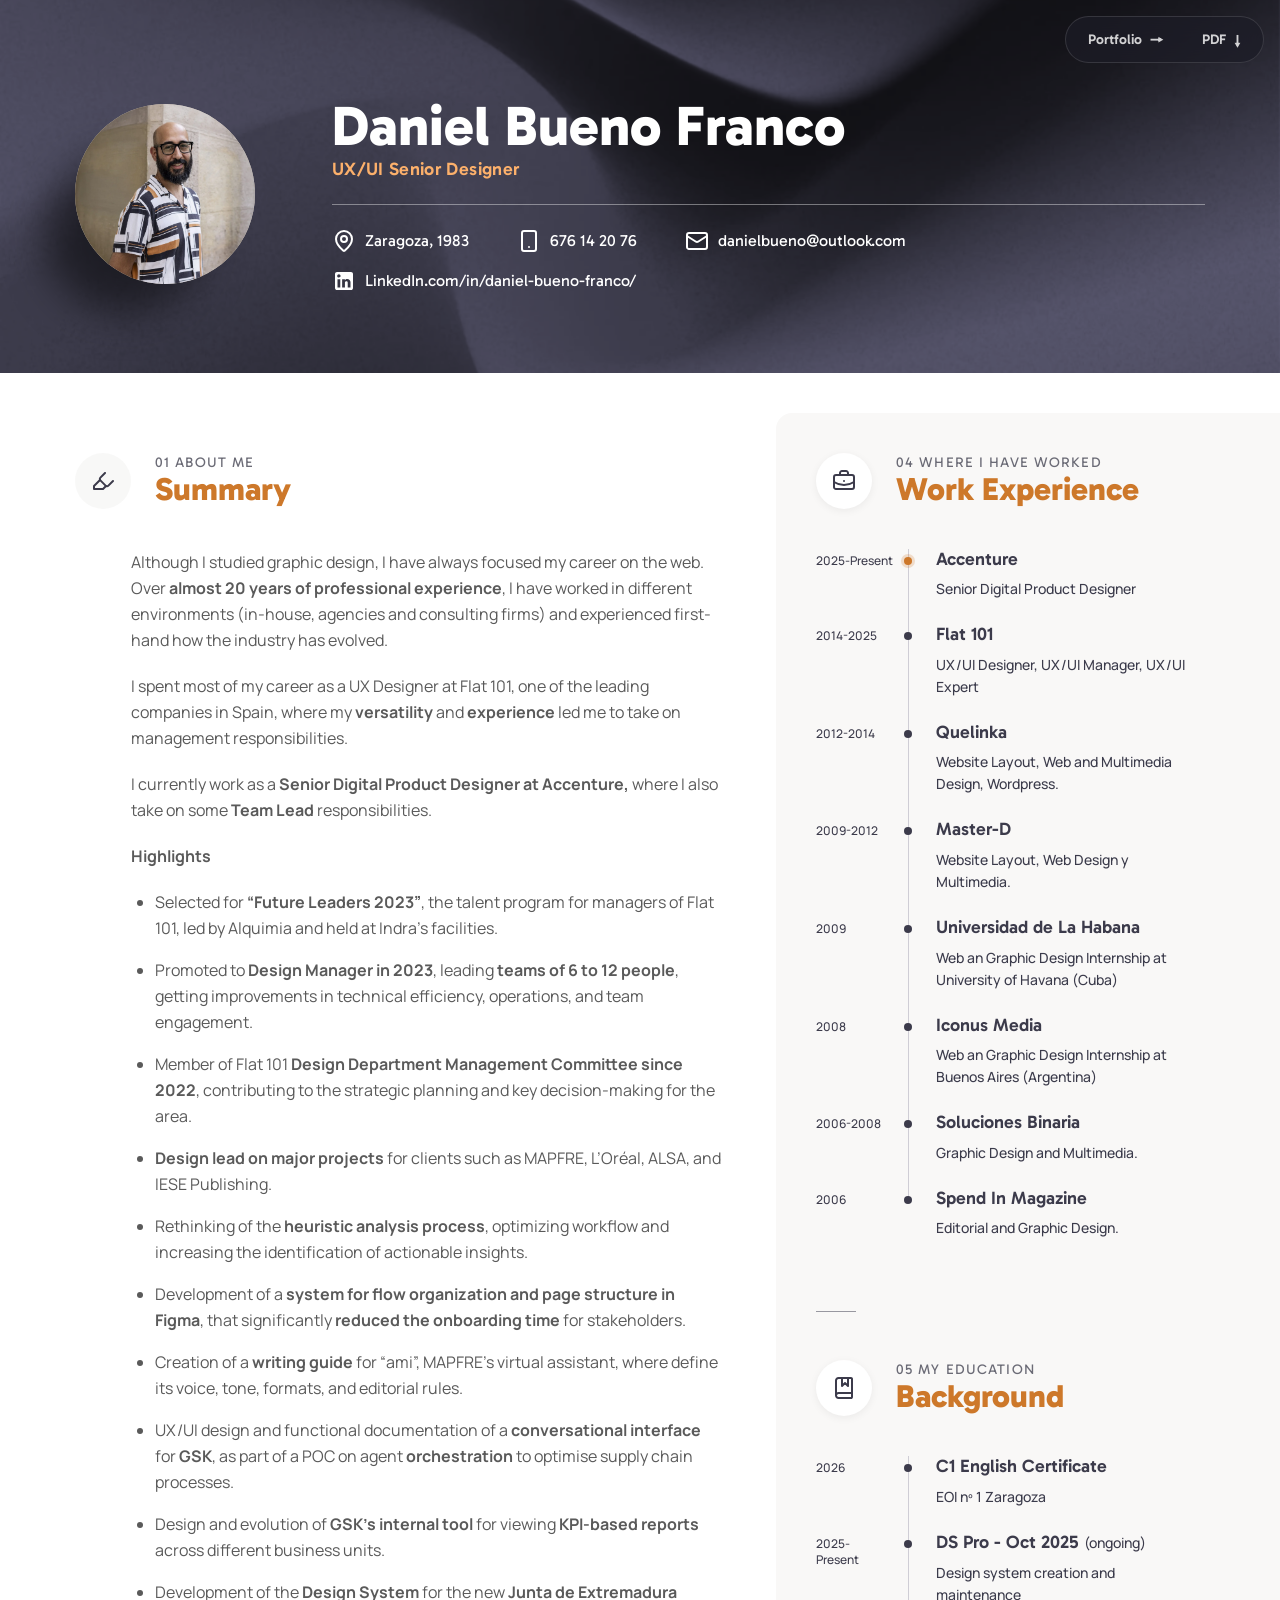
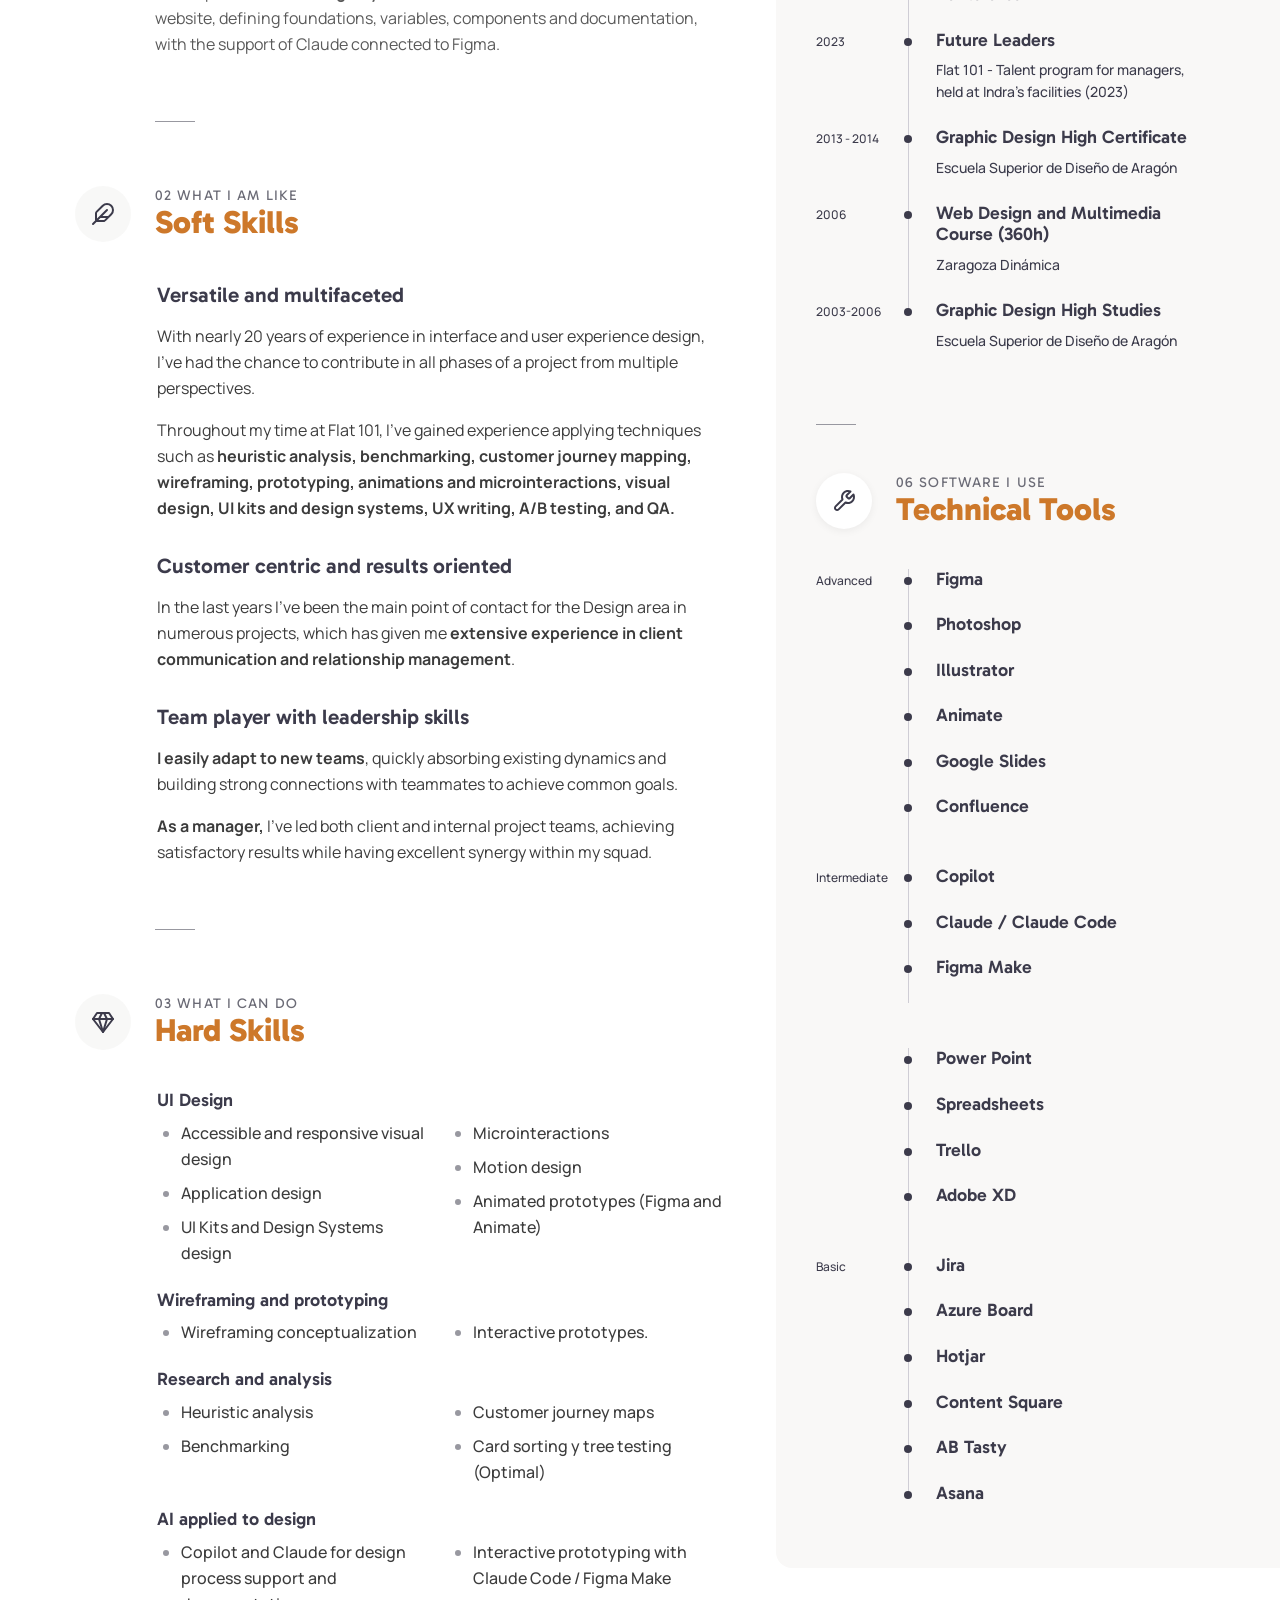
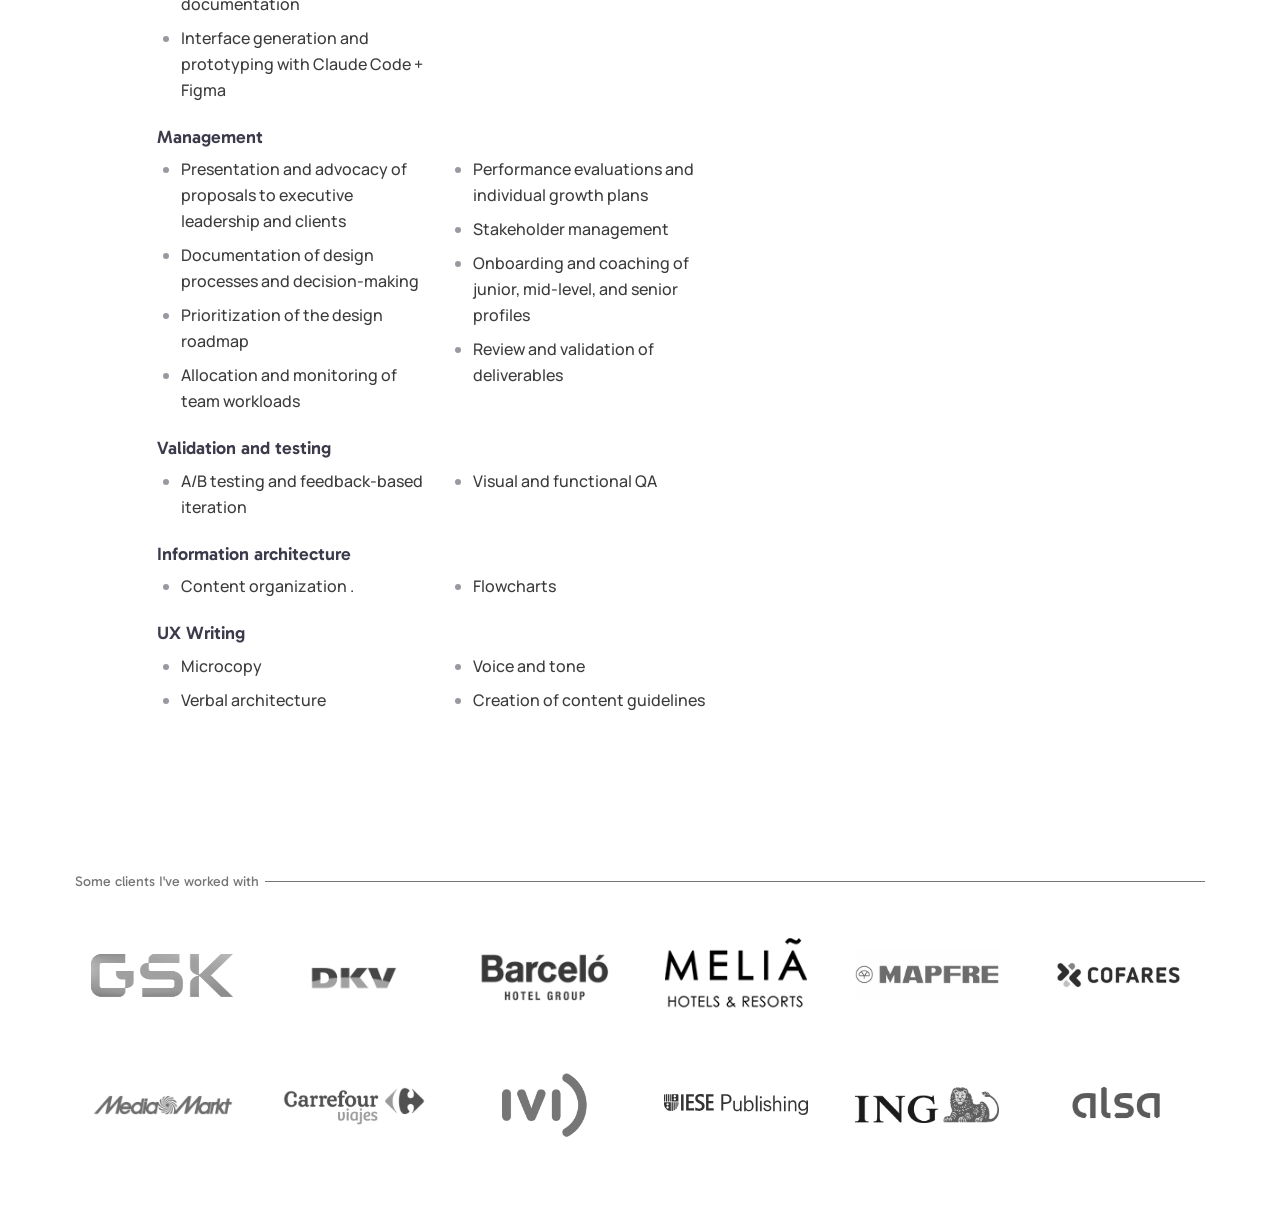
<file: cv.html>
<!DOCTYPE html>

<html lang="en">
<head>
<meta charset="utf-8"/>
<meta content="width=device-width, initial-scale=1" name="viewport"/>
<meta content="noindex, nofollow, noarchive, nosnippet, noimageindex" name="robots"/>
<title>Daniel Bueno Franco — UX/UI Senior Designer · CV</title>
<meta content="CV of Daniel Bueno Franco, UX/UI Senior Designer with almost 20 years of experience." name="description"/>
<link href="https://danibgood-create.github.io/portfolio/cv.html" rel="canonical"/>
<meta content="profile" property="og:type"/>
<meta content="https://danibgood-create.github.io/portfolio/cv.html" property="og:url"/>
<meta content="Daniel Bueno Franco — UX/UI Senior Designer · CV" property="og:title"/>
<meta content="Almost 20 years of experience in UX/UI design, design systems and design team leadership." property="og:description"/>
<meta content="Daniel Bueno Franco — UX/UI Senior Designer · CV" name="twitter:title"/>
<meta content="Almost 20 years of experience in UX/UI design, design systems and design team leadership." name="twitter:description"/>
<meta content="Daniel Bueno Franco" name="author"/>
<meta content="#3c3b4b" name="theme-color"/>
<link href="assets/favicon.svg" rel="icon" type="image/svg+xml"/>
<link href="assets/apple-touch-icon.png" rel="apple-touch-icon"/>
<meta content="Daniel Bueno Franco" property="og:site_name"/>
<meta content="en_US" property="og:locale"/>
<meta content="es_ES" property="og:locale:alternate"/>
<meta content="https://danibgood-create.github.io/portfolio/assets/og-image.jpg" property="og:image"/>
<meta content="1200" property="og:image:width"/>
<meta content="630" property="og:image:height"/>
<meta content="Daniel Bueno Franco, UX/UI Senior Designer — My Portfolio" property="og:image:alt"/>
<meta content="summary_large_image" name="twitter:card"/>
<meta content="https://danibgood-create.github.io/portfolio/assets/og-image.jpg" name="twitter:image"/>
<script type="application/ld+json">
  {"@context":"https://schema.org","@type":"Person","name":"Daniel Bueno Franco","jobTitle":"UX/UI Senior Designer","url":"https://danibgood-create.github.io/portfolio/","email":"mailto:danielbueno@outlook.com","telephone":"+34676142076","address":{"@type":"PostalAddress","addressLocality":"Zaragoza","addressCountry":"ES"},"sameAs":["https://www.linkedin.com/in/daniel-bueno-franco/"]}
  </script>
<link href="https://fonts.googleapis.com" rel="preconnect"/>
<link crossorigin="" href="https://fonts.gstatic.com" rel="preconnect"/>
<link href="https://fonts.googleapis.com/css2?family=Gabarito:wght@400;600;800&amp;family=Manrope:wght@400;500;700&amp;display=swap" rel="stylesheet"/>
<link href="css/styles.css" rel="stylesheet"/>
<link href="css/cv.css" rel="stylesheet"/>
<noscript><style>[data-reveal],.mask-line>span,.rule{opacity:1!important;transform:none!important}</style></noscript>
</head>
<body class="cv-page" id="top">
<a class="skip" data-i18n="c001" href="#main">Skip to content</a>
<div class="progress"></div>
<div class="glow"></div>
<nav aria-label="Pages" class="page-links" data-i18n-aria="c004">
<a href="index.html" data-i18n="c005a">Portfolio <span aria-hidden="true">→</span></a>
<button type="button" class="lang-switch" data-lang-toggle><span class="en">EN</span><i>/</i><span class="es">ES</span></button>
<a class="print" data-i18n-aria="c005c" aria-label="Download CV as PDF" download="CV Daniel Bueno en.pdf" href="assets/CV%20Daniel%20Bueno%20en.pdf" data-i18n="c005b">PDF <span aria-hidden="true">↓</span></a>
</nav>
<!-- ================= HEADER ================= -->
<header class="cv-head">
<div class="cv-head-card">
<div class="bg-layer"><img alt="" fetchpriority="high" height="683" src="assets/cv/header-bg.webp" width="1024"/></div>
<div class="cv-head-inner">
<div class="avatar" data-reveal="scale"><img alt="Daniel Bueno Franco" data-i18n-alt="c006" fetchpriority="high" height="1600" src="assets/common/danib.webp" width="1127"/></div>
<div class="cv-head-info">
<div class="who" data-reveal="" style="--d:.15s">
<h1 data-i18n="c007">Daniel Bueno Franco</h1>
<p data-i18n="c008">UX/UI Senior Designer</p>
</div>
<div class="cv-rule rule"></div>
<div class="contact" data-reveal="" style="--d:.3s">
<span><i class="ic"><img alt="" src="assets/common/icon-map-pin.svg" style="left:12.50%;top:4.16%;width:74.99%;height:91.67%"/></i>Zaragoza, 1983</span>
<a href="tel:+34676142076"><i class="ic"><img alt="" src="assets/common/icon-smartphone.svg" style="left:16.66%;top:4.16%;width:66.67%;height:91.67%"/></i>676 14 20 76</a>
<a href="mailto:danielbueno@outlook.com"><i class="ic"><img alt="" src="assets/common/icon-mail.svg" style="left:4.16%;top:12.50%;width:91.67%;height:74.99%"/></i>danielbueno@outlook.com</a>
<a href="https://www.linkedin.com/in/daniel-bueno-franco/" rel="noopener" target="_blank"><img alt="" src="assets/common/icon-linkedin.svg"/>LinkedIn.com/in/daniel-bueno-franco/</a>
</div>
</div>
</div>
</div>
</header>
<div class="cv-body">
<!-- ================= MAIN ================= -->
<main class="cv-main" id="main" tabindex="-1">
<section class="blk" id="summary">
<div class="blk-title" data-reveal="">
<span class="ico"><i class="ic"><img alt="" src="assets/cv/icon-highlighter.svg" style="left:8.34%;top:12.50%;width:87.50%;height:74.99%"/></i></span>
<div><p class="eyebrow" data-i18n="c009">01 ABOUT ME</p><h2 class="g h2" data-i18n="c010">Summary</h2></div>
</div>
<div class="blk-body prose" data-reveal="" style="--d:.1s">
<p data-i18n="c011">Although I studied graphic design, I have always focused my career on the web. Over <strong>almost 20 years of professional experience</strong>, I have worked in different environments (in-house, agencies and consulting firms) and experienced first-hand how the industry has evolved.</p>
<p data-i18n="c012">I spent most of my career as a UX Designer at Flat 101, one of the leading companies in Spain, where my <strong>versatility</strong> and <strong>experience</strong> led me to take on management responsibilities.</p>
<p data-i18n="c013">I currently work as a <strong>Senior Digital Product Designer at Accenture,</strong> where I also take on some <strong>Team Lead</strong> responsibilities.</p>
<p class="hl" data-i18n="c014"><strong>Highlights</strong></p>
<ul class="spaced">
<li data-i18n="c015">Selected for <strong>“Future Leaders 2023”</strong>, the talent program for managers of Flat 101, led by Alquimia and held at Indra’s facilities.</li>
<li data-i18n="c016">Promoted to <strong>Design Manager in 2023</strong>, leading <strong>teams of 6 to 12 people</strong>, getting improvements in technical efficiency, operations, and team engagement.</li>
<li data-i18n="c017">Member of Flat 101 <strong>Design Department Management Committee since 2022</strong>, contributing to the strategic planning and key decision-making for the area.</li>
<li data-i18n="c018"><strong>Design lead on major projects</strong> for clients such as MAPFRE, L’Oréal, ALSA, and IESE Publishing.</li>
<li data-i18n="c019">Rethinking of the <strong>heuristic analysis process</strong>, optimizing workflow and increasing the identification of actionable insights.</li>
<li data-i18n="c020">Development of a <strong>system for flow organization and page structure in Figma</strong>, that significantly <strong>reduced the onboarding time</strong> for stakeholders.</li>
<li data-i18n="c021">Creation of a <strong>writing guide</strong> for “ami”, MAPFRE’s virtual assistant, where define its voice, tone, formats, and editorial rules.</li>
<li data-i18n="c022">UX/UI design and functional documentation of a <strong>conversational interface</strong> for <strong>GSK</strong>, as part of a POC on agent <strong>orchestration</strong> to optimise supply chain processes.</li>
<li data-i18n="c023">Design and evolution of <strong>GSK’s internal tool</strong> for viewing <strong>KPI-based reports</strong> across different business units.</li>
<li data-i18n="c024">Development of the <strong>Design System</strong> for the new <strong>Junta de Extremadura</strong> website, defining foundations, variables, components and documentation, with the support of Claude connected to Figma.</li>
</ul>
</div>
</section>
<div class="sep" data-reveal=""></div>
<section class="blk" id="soft">
<div class="blk-title" data-reveal="">
<span class="ico"><img alt="" src="assets/cv/icon-feather.svg"/></span>
<div><p class="eyebrow" data-i18n="c025">02 WHAT I AM LIKE</p><h2 class="g h2" data-i18n="c026">Soft Skills</h2></div>
</div>
<div class="blk-body prose list-skills">
<article class="skill" data-reveal="">
<h3 data-i18n="c027">Versatile and multifaceted</h3>
<p data-i18n="c028">With nearly 20 years of experience in interface and user experience design, I’ve had the chance to contribute in all phases of a project from multiple perspectives.</p>
<p data-i18n="c029">Throughout my time at Flat 101, I’ve gained experience applying techniques such as <strong>heuristic analysis, benchmarking, customer journey mapping, wireframing, prototyping, animations and microinteractions, visual design, UI kits and design systems, UX writing, A/B testing, and QA.</strong></p>
</article>
<article class="skill" data-reveal="">
<h3 data-i18n="c030">Customer centric and results oriented</h3>
<p data-i18n="c031">In the last years I’ve been the main point of contact for the Design area in numerous projects, which has given me <strong>extensive experience in client communication and relationship management</strong>.</p>
</article>
<article class="skill" data-reveal="">
<h3 data-i18n="c032">Team player with leadership skills</h3>
<p data-i18n="c033"><strong>I easily adapt to new teams</strong>, quickly absorbing existing dynamics and building strong connections with teammates to achieve common goals.</p>
<p data-i18n="c034"><strong>As a manager,</strong> I’ve led both client and internal project teams, achieving satisfactory results while having excellent synergy within my squad.</p>
</article>
</div>
</section>
<div class="sep" data-reveal=""></div>
<section class="blk" id="hard">
<div class="blk-title" data-reveal="">
<span class="ico"><i class="ic"><img alt="" src="assets/cv/icon-gem.svg" style="left:4.16%;top:8.34%;width:91.67%;height:87.50%"/></i></span>
<div><p class="eyebrow" data-i18n="c035">03 WHAT I CAN DO</p><h2 class="g h2" data-i18n="c036">Hard Skills</h2></div>
</div>
<div class="blk-body hard">
<div class="hs" data-reveal=""><h4 data-i18n="c037">UI Design</h4><div class="cols">
<ul><li data-i18n="c038">Accessible and responsive visual design</li><li data-i18n="c039">Application design</li><li data-i18n="c040">UI Kits and Design Systems design</li></ul>
<ul><li data-i18n="c041">Microinteractions</li><li data-i18n="c042">Motion design</li><li data-i18n="c043">Animated prototypes (Figma and Animate)</li></ul></div></div>
<div class="hs" data-reveal=""><h4 data-i18n="c044">Wireframing and prototyping</h4><div class="cols">
<ul><li data-i18n="c045">Wireframing conceptualization</li></ul><ul><li data-i18n="c046">Interactive prototypes.</li></ul></div></div>
<div class="hs" data-reveal=""><h4 data-i18n="c047">Research and analysis</h4><div class="cols">
<ul><li data-i18n="c048">Heuristic analysis</li><li data-i18n="c049">Benchmarking</li></ul><ul><li data-i18n="c050">Customer journey maps</li><li data-i18n="c051">Card sorting y tree testing (Optimal)</li></ul></div></div>
<div class="hs" data-reveal=""><h4 data-i18n="c052">AI applied to design</h4><div class="cols">
<ul><li data-i18n="c053">Copilot and Claude for design process support and documentation</li><li data-i18n="c054">Interface generation and prototyping with Claude Code + Figma</li></ul>
<ul><li data-i18n="c055">Interactive prototyping with Claude Code / Figma Make</li></ul></div></div>
<div class="hs" data-reveal=""><h4 data-i18n="c056">Management</h4><div class="cols">
<ul><li data-i18n="c057">Presentation and advocacy of proposals to executive leadership and clients</li><li data-i18n="c058">Documentation of design processes and decision-making</li><li data-i18n="c059">Prioritization of the design roadmap</li><li data-i18n="c060">Allocation and monitoring of team workloads</li></ul>
<ul><li data-i18n="c061">Performance evaluations and individual growth plans</li><li data-i18n="c062">Stakeholder management</li><li data-i18n="c063">Onboarding and coaching of junior, mid-level, and senior profiles</li><li data-i18n="c064">Review and validation of deliverables</li></ul></div></div>
<div class="hs" data-reveal=""><h4 data-i18n="c065">Validation and testing</h4><div class="cols">
<ul><li data-i18n="c066">A/B testing and feedback-based iteration</li></ul><ul><li data-i18n="c067">Visual and functional QA</li></ul></div></div>
<div class="hs" data-reveal=""><h4 data-i18n="c068">Information architecture</h4><div class="cols">
<ul><li data-i18n="c069">Content organization .</li></ul><ul><li data-i18n="c070">Flowcharts</li></ul></div></div>
<div class="hs" data-reveal=""><h4 data-i18n="c071">UX Writing</h4><div class="cols">
<ul><li data-i18n="c072">Microcopy</li><li data-i18n="c073">Verbal architecture</li></ul><ul><li data-i18n="c074">Voice and tone</li><li data-i18n="c075">Creation of content guidelines</li></ul></div></div>
</div>
</section>
</main>
<!-- ================= SIDEBAR ================= -->
<aside class="cv-side">
<section class="blk" id="work">
<div class="blk-title" data-reveal="">
<span class="ico white"><i class="ic"><img alt="" src="assets/cv/icon-briefcase.svg" style="left:4.16%;top:4.16%;width:91.67%;height:83.34%"/></i></span>
<div><p class="eyebrow" data-i18n="c076">04 WHERE I HAVE WORKED</p><h2 class="g h2" data-i18n="c077">Work Experience</h2></div>
</div>
<ol class="tl">
<li class="tl-i now" data-reveal=""><span class="yr" data-i18n="c078">2025-Present</span><span class="mk"></span><div class="tx"><b data-i18n="c079">Accenture</b><p data-i18n="c080">Senior Digital Product Designer</p></div></li>
<li class="tl-i" data-reveal=""><span class="yr">2014-2025</span><span class="mk"></span><div class="tx"><b data-i18n="c081">Flat 101</b><p data-i18n="c082">UX/UI Designer, UX/UI Manager, UX/UI Expert</p></div></li>
<li class="tl-i" data-reveal=""><span class="yr">2012-2014</span><span class="mk"></span><div class="tx"><b data-i18n="c083">Quelinka</b><p data-i18n="c084">Website Layout, Web and Multimedia Design, Wordpress.</p></div></li>
<li class="tl-i" data-reveal=""><span class="yr">2009-2012</span><span class="mk"></span><div class="tx"><b data-i18n="c085">Master-D</b><p data-i18n="c086">Website Layout, Web Design y Multimedia.</p></div></li>
<li class="tl-i" data-reveal=""><span class="yr">2009</span><span class="mk"></span><div class="tx"><b data-i18n="c087">Universidad de La Habana</b><p data-i18n="c088">Web an Graphic Design Internship at University of Havana (Cuba)</p></div></li>
<li class="tl-i" data-reveal=""><span class="yr">2008</span><span class="mk"></span><div class="tx"><b data-i18n="c089">Iconus Media</b><p data-i18n="c090">Web an Graphic Design Internship at Buenos Aires (Argentina)</p></div></li>
<li class="tl-i" data-reveal=""><span class="yr">2006-2008</span><span class="mk"></span><div class="tx"><b data-i18n="c091">Soluciones Binaria</b><p data-i18n="c092">Graphic Design and Multimedia.</p></div></li>
<li class="tl-i" data-reveal=""><span class="yr">2006</span><span class="mk"></span><div class="tx"><b data-i18n="c093">Spend In Magazine</b><p data-i18n="c094">Editorial and Graphic Design.</p></div></li>
</ol>
</section>
<div class="sep" data-reveal=""></div>
<section class="blk" id="education">
<div class="blk-title" data-reveal="">
<span class="ico white"><i class="ic"><img alt="" src="assets/cv/icon-book.svg" style="left:12.50%;top:4.16%;width:74.99%;height:91.67%"/></i></span>
<div><p class="eyebrow" data-i18n="c095">05 MY EDUCATION</p><h2 class="g h2" data-i18n="c096">Background</h2></div>
</div>
<ol class="tl">
<li class="tl-i" data-reveal=""><span class="yr">2026</span><span class="mk"></span><div class="tx"><b data-i18n="c097">C1 English Certificate</b><p data-i18n="c098">EOI nº 1 Zaragoza</p></div></li>
<li class="tl-i" data-reveal=""><span class="yr" data-i18n="c099">2025-<br/>Present</span><span class="mk"></span><div class="tx"><b data-i18n="c100">DS Pro - Oct 2025 <small>(ongoing)</small></b><p data-i18n="c101">Design system creation and maintenance</p></div></li>
<li class="tl-i" data-reveal=""><span class="yr">2023</span><span class="mk"></span><div class="tx"><b data-i18n="c102">Future Leaders</b><p data-i18n="c103">Flat 101 - Talent program for managers, held at Indra’s facilities (2023)</p></div></li>
<li class="tl-i" data-reveal=""><span class="yr">2013 - 2014</span><span class="mk"></span><div class="tx"><b data-i18n="c104">Graphic Design High Certificate</b><p data-i18n="c105">Escuela Superior de Diseño de Aragón</p></div></li>
<li class="tl-i" data-reveal=""><span class="yr">2006</span><span class="mk"></span><div class="tx"><b data-i18n="c106">Web Design and Multimedia Course (360h)</b><p data-i18n="c107">Zaragoza Dinámica</p></div></li>
<li class="tl-i" data-reveal=""><span class="yr">2003-2006</span><span class="mk"></span><div class="tx"><b data-i18n="c108">Graphic Design High Studies</b><p data-i18n="c109">Escuela Superior de Diseño de Aragón</p></div></li>
</ol>
</section>
<div class="sep" data-reveal=""></div>
<section class="blk" id="tools">
<div class="blk-title" data-reveal="">
<span class="ico white"><img alt="" src="assets/cv/icon-wrench.svg"/></span>
<div><p class="eyebrow" data-i18n="c110">06 SOFTWARE I USE</p><h2 class="g h2" data-i18n="c111">Technical Tools</h2></div>
</div>
<ol class="tl tools">
<li class="tl-i" data-reveal=""><span class="yr" data-i18n="c112">Advanced</span><span class="mk"></span><div class="tx" data-i18n="c113"><b>Figma</b></div></li>
<li class="tl-i" data-reveal=""><span class="yr"></span><span class="mk"></span><div class="tx" data-i18n="c114"><b>Photoshop</b></div></li>
<li class="tl-i" data-reveal=""><span class="yr"></span><span class="mk"></span><div class="tx" data-i18n="c115"><b>Illustrator</b></div></li>
<li class="tl-i" data-reveal=""><span class="yr"></span><span class="mk"></span><div class="tx" data-i18n="c116"><b>Animate</b></div></li>
<li class="tl-i" data-reveal=""><span class="yr"></span><span class="mk"></span><div class="tx" data-i18n="c117"><b>Google Slides</b></div></li>
<li class="tl-i gap" data-reveal=""><span class="yr"></span><span class="mk"></span><div class="tx" data-i18n="c118"><b>Confluence</b></div></li>
<li class="tl-i" data-reveal=""><span class="yr" data-i18n="c119">Intermediate</span><span class="mk"></span><div class="tx" data-i18n="c120"><b>Copilot</b></div></li>
<li class="tl-i" data-reveal=""><span class="yr"></span><span class="mk"></span><div class="tx" data-i18n="c121"><b>Claude / Claude Code</b></div></li>
<li class="tl-i" data-reveal=""><span class="yr"></span><span class="mk"></span><div class="tx" data-i18n="c122"><b>Figma Make</b></div></li>
<li class="tl-i" data-reveal=""><span class="yr"></span><span class="mk"></span><div class="tx" data-i18n="c123"><b>Figjam</b></div></li>
<li class="tl-i" data-reveal=""><span class="yr"></span><span class="mk"></span><div class="tx" data-i18n="c124"><b>Power Point</b></div></li>
<li class="tl-i" data-reveal=""><span class="yr"></span><span class="mk"></span><div class="tx" data-i18n="c125"><b>Spreadsheets</b></div></li>
<li class="tl-i" data-reveal=""><span class="yr"></span><span class="mk"></span><div class="tx" data-i18n="c126"><b>Trello</b></div></li>
<li class="tl-i gap" data-reveal=""><span class="yr"></span><span class="mk"></span><div class="tx" data-i18n="c127"><b>Adobe XD</b></div></li>
<li class="tl-i" data-reveal=""><span class="yr" data-i18n="c128">Basic</span><span class="mk"></span><div class="tx" data-i18n="c129"><b>Jira</b></div></li>
<li class="tl-i" data-reveal=""><span class="yr"></span><span class="mk"></span><div class="tx" data-i18n="c130"><b>Azure Board</b></div></li>
<li class="tl-i" data-reveal=""><span class="yr"></span><span class="mk"></span><div class="tx" data-i18n="c131"><b>Hotjar</b></div></li>
<li class="tl-i" data-reveal=""><span class="yr"></span><span class="mk"></span><div class="tx" data-i18n="c132"><b>Content Square</b></div></li>
<li class="tl-i" data-reveal=""><span class="yr"></span><span class="mk"></span><div class="tx" data-i18n="c133"><b>AB Tasty</b></div></li>
<li class="tl-i" data-reveal=""><span class="yr"></span><span class="mk"></span><div class="tx" data-i18n="c134"><b>Asana</b></div></li>
</ol>
</section>
</aside>
</div>
<!-- ================= CLIENTS ================= -->
<section class="clients">
<div class="clients-in">
<p class="clients-title" data-i18n="c135" data-reveal=""><span>Some clients I've worked with</span><i></i></p>
<div class="logos">
<img alt="GSK" class="gsk" data-i18n-alt="c136" data-reveal="" decoding="async" height="452" loading="lazy" src="assets/cv/logo-gsk.webp" style="--d:0s" width="800"/>
<img alt="DKV" data-i18n-alt="c137" data-reveal="" decoding="async" height="800" loading="lazy" src="assets/cv/logo-dkv.webp" style="--d:.05s" width="800"/>
<img alt="Barceló" data-i18n-alt="c138" data-reveal="" decoding="async" height="301" loading="lazy" src="assets/cv/logo-barcelo.webp" style="--d:.1s" width="625"/>
<img alt="Meliá" data-i18n-alt="c139" data-reveal="" decoding="async" height="100" loading="lazy" src="assets/cv/logo-melia.webp" style="--d:.15s" width="160"/>
<img alt="MAPFRE" data-i18n-alt="c140" data-reveal="" decoding="async" height="283" loading="lazy" src="assets/cv/logo-mapfre.webp" style="--d:.2s" width="800"/>
<img alt="Cofares" data-i18n-alt="c141" data-reveal="" decoding="async" height="311" loading="lazy" src="assets/cv/logo-cofares.webp" style="--d:.25s" width="525"/>
<img alt="MediaMarkt" data-i18n-alt="c142" data-reveal="" decoding="async" height="110" loading="lazy" src="assets/cv/logo-mediamarkt.webp" style="--d:0s" width="330"/>
<img alt="Carrefour Viajes" data-i18n-alt="c143" data-reveal="" decoding="async" height="157" loading="lazy" src="assets/cv/logo-carrefour.webp" style="--d:.05s" width="437"/>
<img alt="IVI" data-i18n-alt="c144" data-reveal="" decoding="async" height="595" loading="lazy" src="assets/cv/logo-ivi.webp" style="--d:.1s" width="800"/>
<img alt="IESE Publishing" data-i18n-alt="c145" data-reveal="" src="assets/cv/logo-iese.svg" style="--d:.15s"/>
<img alt="ING" data-i18n-alt="c146" data-reveal="" decoding="async" height="198" loading="lazy" src="assets/cv/logo-ing.webp" style="--d:.2s" width="780"/>
<img alt="Alsa" data-i18n-alt="c147" data-reveal="" decoding="async" height="560" loading="lazy" src="assets/cv/logo-alsa.webp" style="--d:.25s" width="800"/>
</div>
</div>
</section>
<button aria-label="Back to top" class="top" data-i18n-aria="c148">↑</button>
<script src="js/i18n.js"></script>
<script src="js/cv.js"></script>
</body>
</html>
</file>
<file: css/styles.css>
/* ============ Tokens ============ */
:root {
  --blue: #3c3b4b;
  --blue-deep: #1d1c26;
  --brown: #cd782a;
  --orange: #fcb06b;
  --paper: #f9f8f7;
  --ink: #3c3c3c;
  --muted: #9898a0;
  --muted-text: #6b6b76; /* AA contrast on white / paper for small text */
  --body: #5a5a5a;
  --ease: cubic-bezier(.22, 1, .36, 1);
  --pad: clamp(24px, 5.86vw, 80px);
  --max: 1366px;
  --shadow: 0 16px 32px -4px rgba(12, 12, 13, .1), 0 4px 4px -4px rgba(12, 12, 13, .05);
}

* { box-sizing: border-box; margin: 0; padding: 0; }
html { scroll-behavior: smooth; }
body {
  font-family: 'Manrope', system-ui, sans-serif;
  font-weight: 500;
  color: var(--ink);
  background: var(--paper);
  line-height: 1.625;
  overflow-x: hidden;
  -webkit-font-smoothing: antialiased;
}
img { display: block; max-width: 100%; height: auto; }
a { color: inherit; text-decoration: none; }
ul { list-style: none; }
strong, b { font-weight: 700; }
.g { font-family: 'Gabarito', sans-serif; }

/* ============ Accessibility helpers ============ */
:focus-visible { outline: 3px solid var(--brown); outline-offset: 3px; }
.skip { position: fixed; left: 12px; top: -64px; z-index: 300; padding: 12px 18px; border-radius: 10px; background: var(--orange); color: var(--blue-deep); font: 800 15px 'Gabarito', sans-serif; transition: top .25s var(--ease); }
.skip:focus, .skip:focus-visible { top: 12px; outline-color: var(--blue-deep); }
main:focus { outline: none; }

/* ============ Progress + cursor glow ============ */
.progress {
  position: fixed; inset: 0 0 auto 0; height: 3px; z-index: 100;
  background: linear-gradient(90deg, var(--brown), var(--orange));
  transform-origin: 0 50%; transform: scaleX(0);
}
.glow {
  position: fixed; top: 0; left: 0; width: 420px; height: 420px; z-index: 1;
  margin: -210px 0 0 -210px; border-radius: 50%; pointer-events: none;
  background: radial-gradient(circle, rgba(252, 176, 107, .16), transparent 65%);
  mix-blend-mode: screen; opacity: 0; transition: opacity .4s;
  will-change: transform;
}
body.has-pointer .glow { opacity: 1; }

/* ============ Side menu (sections) ============
   Plain text links; colour switches white/black depending on the background under each link */
.side {
  position: fixed; top: 50%; right: 28px; z-index: 90;
  transform: translate(24px, -50%); opacity: 0; pointer-events: none;
  transition: opacity .6s var(--ease), transform .7s var(--ease);
}
.side.on { opacity: 1; transform: translate(0, -50%); pointer-events: auto; }
.side ol { list-style: none; display: flex; flex-direction: column; align-items: flex-end; gap: 14px; }
.side a {
  --c: #fff;
  position: relative; display: inline-block; padding: 2px 0;
  font: 600 14px/1.2 'Gabarito', sans-serif; letter-spacing: .02em; white-space: nowrap;
  color: var(--c); opacity: .68;
  transition: color .35s, opacity .3s, transform .4s var(--ease);
}
.side a[data-tone="light"] { --c: #1d1c26; }
/* underline grows from the right */
.side a::after { content: ''; position: absolute; right: 0; bottom: -2px; height: 2px; width: 100%; background: currentColor; transform: scaleX(0); transform-origin: 100% 50%; transition: transform .45s var(--ease); }
/* hover / keyboard focus */
.side a:hover, .side a:focus-visible { opacity: 1; transform: translateX(-4px); }
.side a:focus-visible { outline: 2px solid currentColor; outline-offset: 4px; border-radius: 2px; }
/* active (current section) */
.side a.active { opacity: 1; font-weight: 800; }
.side a.active::after { transform: scaleX(1); }
.side a:active { transform: translateX(-4px) scale(.97); }
/* link to the other page */
.side li.cv { margin-top: 10px; }
.side li.cv a .ar { display: inline-block; transition: transform .4s var(--ease); }
.side li.cv a:hover .ar, .side li.cv a:focus-visible .ar { transform: translateX(3px); }

/* ============ Sticky signature ============ */
.sig {
  --c: #fff; --a: var(--orange);
  position: fixed; top: 20px; right: 28px; z-index: 85; /* same right edge as .side */
  display: flex; align-items: center; gap: 12px; color: var(--c);
  opacity: 0; transform: translateY(-14px); pointer-events: none;
  transition: opacity .5s, transform .6s var(--ease), color .35s;
}
.sig.on { opacity: 1; transform: none; pointer-events: auto; }
.sig[data-tone="light"] { --c: #1d1c26; --a: #a05a17; }
.sig .txt { text-align: right; }
.sig .mini { width: 44px; height: 44px; border-radius: 50%; overflow: hidden; border: 1px solid currentColor; flex: none; }
.sig .mini img { width: 100%; height: 100%; object-fit: cover; object-position: 50% 30%; }
.sig b { display: block; font: 800 16px/1.2 'Gabarito', sans-serif; }
.sig small { display: block; font: 600 12px/1.3 'Gabarito', sans-serif; color: var(--a); transition: color .35s; text-transform: uppercase; letter-spacing: .02em; }
.sig:focus-visible { outline: 2px solid currentColor; outline-offset: 6px; border-radius: 8px; }
/* the in-banner signature hands over to the sticky one */
body.sig-on .case-banner .me { visibility: hidden; }
@media (max-width: 640px) { .sig { right: 14px; } .sig .txt { display: none; } }

/* ============ Page link + CTA ============ */
.btn span { display: inline-block; transition: transform .4s var(--ease); }
.btn:hover span { transform: translateX(4px); }
.btn:focus-visible { outline: 2px solid var(--orange); outline-offset: 2px; }
.btn {
  align-self: flex-start; display: inline-flex; align-items: center; gap: 10px; padding: 14px 26px; border-radius: 999px;
  background: var(--orange); color: var(--blue-deep); font: 800 16px 'Gabarito', sans-serif;
  transition: background .3s, color .3s, transform .4s var(--ease), box-shadow .4s;
}
.btn:hover { background: #fff; transform: translateY(-3px); box-shadow: 0 14px 30px -10px rgba(252, 176, 107, .6); }

/* ============ Reveal ============ */
[data-reveal] {
  opacity: 0; transform: translateY(40px);
  transition: opacity 1s var(--ease), transform 1s var(--ease);
  transition-delay: var(--d, 0s);
}
[data-reveal="left"] { transform: translateX(-60px); }
[data-reveal="right"] { transform: translateX(60px); }
[data-reveal="scale"] { transform: scale(.92); }
[data-reveal].in { opacity: 1; transform: none; }

.mask-line { display: block; overflow: hidden; }
.mask-line > span {
  display: block; transform: translateY(110%);
  transition: transform 1.1s var(--ease); transition-delay: var(--d, 0s);
}
.in .mask-line > span, .mask-line.in > span { transform: none; }

/* ============ Hero ============ */
.hero {
  position: relative; min-height: 100vh; min-height: 100svh; overflow: hidden;
  display: flex; align-items: center; color: #fff; background: #fff;
  padding: 120px var(--pad) 80px; isolation: isolate;
}
.bg-layer { position: absolute; inset: -12% 0; z-index: -2; will-change: transform; }
.bg-layer { mix-blend-mode: luminosity; }
.bg-layer img { width: 100%; height: 100%; object-fit: cover; }
.hero::after {
  content: ''; position: absolute; inset: 0; z-index: -1;
  background: var(--blue); mix-blend-mode: hard-light;
}
.hero-inner { width: 100%; max-width: var(--max); margin: 0 auto; display: flex; flex-direction: column; gap: 40px; }
.hero h1 {
  font: 800 clamp(56px, 11vw, 168px)/.95 'Gabarito', sans-serif; letter-spacing: -.02em;
}
.hero h1 .mask-line { padding-bottom: .08em; }
.rule { height: 1px; background: rgba(255, 255, 255, .35); transform-origin: 0 50%; transform: scaleX(0); transition: transform 1.6s var(--ease) .5s; }
.rule.in { transform: none; }
.hero-card { display: flex; align-items: center; gap: 40px; flex-wrap: wrap; padding: 24px 0; }
.avatar {
  position: relative; width: 180px; height: 180px; border-radius: 50%; flex: none;
  overflow: hidden; box-shadow: -40px 40px 40px -10px rgba(0, 0, 0, .55);
  background: #cfc4b6;
}
.avatar img { width: 100%; height: 100%; object-fit: cover; object-position: 50% 30%; transition: transform .8s var(--ease); }
.hero-info { display: flex; flex-direction: column; gap: 40px; flex: 1; min-width: 280px; }
.who h2 { font: 800 clamp(30px, 3vw, 40px)/1.15 'Gabarito', sans-serif; }
.who p { font: 600 18px 'Gabarito', sans-serif; color: var(--orange); letter-spacing: .02em; }
.contact { display: flex; flex-wrap: wrap; gap: 16px 48px; }
.contact a, .contact span { display: inline-flex; align-items: center; gap: 9px; font: 400 14px 'Gabarito', sans-serif; color: #fff; }
.contact a { transition: color .3s; }
.contact a:hover, .contact a:focus-visible { color: var(--orange); }
.ic { position: relative; display: inline-block; flex: none; width: var(--s, 24px); height: var(--s, 24px); font-style: normal; }
.ic img { position: absolute; max-width: none; }
.contact img { width: 24px; height: 24px; }
.contact .ic img { width: auto; height: auto; }
.scroll-hint {
  position: absolute; bottom: 28px; left: 50%; translate: -50% 0;
  display: flex; flex-direction: column; align-items: center; gap: 8px;
  font: 600 12px 'Gabarito', sans-serif; letter-spacing: .2em; text-transform: uppercase; color: rgba(255, 255, 255, .6);
}
.scroll-hint i { width: 1px; height: 44px; background: linear-gradient(rgba(255, 255, 255, .8), transparent); animation: drip 2s var(--ease) infinite; transform-origin: 0 0; }
@keyframes drip { 0% { transform: scaleY(0); } 50% { transform: scaleY(1); } 100% { transform: scaleY(1); opacity: 0; } }

/* ============ Index ============ */
.index { background: var(--paper); padding: 120px var(--pad); }
.index-inner { max-width: var(--max); margin: 0 auto; }
.eyebrow { font: 400 14px 'Gabarito', sans-serif; color: var(--muted-text); letter-spacing: .08em; text-transform: uppercase; }
.h2 { font: 800 clamp(28px, 2.6vw, 32px)/1.15 'Gabarito', sans-serif; color: var(--brown); }
.index .h2 { font-size: clamp(36px, 4.4vw, 60px); color: var(--blue); margin: 8px 0 56px; }
.cards { display: grid; grid-template-columns: repeat(4, 1fr); gap: 20px; }
.card {
  position: relative; display: flex; flex-direction: column; justify-content: flex-end;
  aspect-ratio: 3 / 4; padding: 28px; border-radius: 20px; overflow: hidden; color: #fff;
  background: var(--blue-deep); isolation: isolate;
  transform-style: preserve-3d; transition: transform .5s var(--ease), box-shadow .5s;
}
.card:hover { box-shadow: 0 30px 60px -20px rgba(0, 0, 0, .5); }
.card img.bg { position: absolute; inset: 0; z-index: -2; width: 100%; height: 100%; object-fit: cover; transition: transform 1.2s var(--ease), filter .6s; filter: saturate(.8); }
.card:hover img.bg { transform: scale(1.12); filter: saturate(1.1); }
.card::after { content: ''; position: absolute; inset: 0; z-index: -1; background: linear-gradient(180deg, rgba(0, 0, 0, .1), rgba(0, 0, 0, .78)); }
.card .no { font: 800 14px 'Gabarito', sans-serif; color: var(--orange); letter-spacing: .1em; }
.card h3 { font: 800 28px/1.1 'Gabarito', sans-serif; margin: 6px 0 8px; }
.card p { font-size: 14px; line-height: 1.5; color: rgba(255, 255, 255, .8); max-height: 0; opacity: 0; overflow: hidden; transition: max-height .6s var(--ease), opacity .6s; }
.card:hover p, .card:focus-visible p { max-height: 120px; opacity: 1; }
.card .arrow { position: absolute; top: 24px; right: 24px; width: 44px; height: 44px; border-radius: 50%; border: 1px solid rgba(255, 255, 255, .5); display: grid; place-items: center; transition: background .4s, color .4s, transform .5s var(--ease); }
.card:hover .arrow { background: var(--orange); color: var(--blue-deep); transform: rotate(-45deg); border-color: var(--orange); }

/* ============ Case study ============ */
.case-banner {
  position: relative; display: flex; flex-direction: column; justify-content: space-between;
  min-height: min(100vh, 780px); padding: 40px var(--pad) 72px; color: #fff; overflow: hidden; isolation: isolate;
  background: #fff;
}
.case-banner::after {
  content: ''; position: absolute; inset: 0; z-index: -1;
  background: linear-gradient(62deg, rgba(0, 0, 0, .06) 82%, rgba(0, 0, 0, .3)), linear-gradient(180deg, rgba(0, 0, 0, .2), rgba(0, 0, 0, .65) 73%);
}
.case-banner .firma, .case-banner .titles { max-width: var(--max); width: 100%; margin: 0 auto; }
.firma { display: flex; align-items: center; justify-content: space-between; gap: 24px; flex-wrap: wrap; }
.firma .logo { height: 44px; width: auto; max-width: 210px; object-fit: contain; object-position: left; }
.logo-mask { width: 120px; height: 44px; background: #fff; -webkit-mask: url(../assets/barcelo/logo-mask.svg) center / contain no-repeat; mask: url(../assets/barcelo/logo-mask.svg) center / contain no-repeat; }
.firma .me { display: flex; align-items: center; gap: 16px; }
.firma .me .mini { width: 48px; height: 48px; border: 1px solid #fff; border-radius: 50%; overflow: hidden; }
.firma .me .mini img { width: 100%; height: 100%; object-fit: cover; object-position: 50% 30%; }
.firma .me b { display: block; font: 800 18px/26px 'Gabarito', sans-serif; }
.firma .me small { font: 600 14px 'Gabarito', sans-serif; color: var(--orange); }
.titles .sub { font: 400 clamp(18px, 1.8vw, 24px) 'Gabarito', sans-serif; margin-bottom: 8px; }
.titles h2 { font: 600 clamp(40px, 5.6vw, 84px)/1.02 'Gabarito', sans-serif; letter-spacing: -.01em; max-width: 1002px; }

.summary { max-width: var(--max); margin: 0 auto; padding: 0 var(--pad) 80px; display: grid; grid-template-columns: minmax(0, 703px) 363px; justify-content: space-between; gap: 48px; align-items: start; }
.summary .ctx { padding-top: 80px; display: flex; flex-direction: column; gap: 40px; }
.prose p, .prose li { font-size: 16px; line-height: 26px; color: var(--body); }
.prose p + p, .prose p + ul { margin-top: 20px; }
.prose ul { list-style: disc; padding-left: 24px; }
.prose li + li { margin-top: 12px; }
.prose.dark p, .prose.dark li { color: var(--ink); }
.prose.light p, .prose.light li { color: #fff; }
.facts { background: #fff; border-radius: 0 0 16px 16px; padding: 40px 32px; display: flex; flex-direction: column; gap: 24px; position: sticky; top: 80px; box-shadow: var(--shadow); }
.facts h4 { display: flex; align-items: center; gap: 12px; font: 600 16px/24px 'Gabarito', sans-serif; color: var(--blue); margin-bottom: 8px; }
.facts h4 .ic { --s: 16px; }
.facts p, .facts li { font-size: 14px; line-height: 24px; color: var(--ink); padding-left: 28px; }
.facts ul { list-style: disc; padding-left: 24px; }
.facts ul li { padding-left: 0; }

/* device mock */
.device { max-width: var(--max); margin: 0 auto; padding: 0 var(--pad) 80px; }
.device-stage { position: relative; width: 100%; aspect-ratio: 1366 / 700; }
.device-stage .main { position: absolute; left: 0; top: 0; width: 82%; height: auto; will-change: transform; filter: drop-shadow(0 30px 40px rgba(0, 0, 0, .25)); }
.device-stage .phone { position: absolute; right: 0; bottom: 0; width: 20%; height: auto; will-change: transform; filter: drop-shadow(0 30px 40px rgba(0, 0, 0, .35)); }
.device-stage .main-flat { width: 82%; border-radius: 10px; box-shadow: var(--shadow); }

/* process */
.process { position: relative; padding: 96px var(--pad); isolation: isolate; overflow: hidden; background: var(--paper); }

.process .tex { position: absolute; inset: 0; z-index: -2; mix-blend-mode: luminosity; }
.process .tex img { width: 100%; height: 100%; object-fit: cover; }
.process::after { content: ''; position: absolute; inset: 0; z-index: -1; background: var(--paper); mix-blend-mode: hard-light; }
.process.dark::after { background: var(--blue); }
.process-inner { max-width: var(--max); margin: 0 auto; display: flex; flex-direction: column; gap: 40px; }
.process-head p.prose-lead { font-size: 16px; line-height: 26px; color: var(--body); max-width: 703px; margin-top: 24px; }
.steps { display: flex; flex-direction: column; gap: 96px; margin-top: 24px; }
.row { display: grid; grid-template-columns: minmax(0, 586px) minmax(0, 480px); justify-content: space-between; align-items: center; gap: 48px; }
.row.flip .txt { order: 2; }
.row .txt { padding-inline: 80px 0; }
.row.flip .txt { padding: 0 80px 0 0; }
.step { display: flex; flex-direction: column; gap: 16px; }
.step + .sep + .step { margin-top: 0; }
.step h3 { display: flex; align-items: center; gap: 16px; font: 600 21px/1.2 'Gabarito', sans-serif; color: var(--blue); }
.step h3 i { font-style: normal; display: grid; place-items: center; width: 32px; height: 32px; flex: none; border-radius: 50%; background: #fff; font: 400 18px 'Gabarito', sans-serif; box-shadow: 0 2px 8px rgba(0, 0, 0, .1); transition: background .4s, color .4s, transform .5s var(--ease); }
.step:hover h3 i { background: var(--brown); color: #fff; transform: scale(1.18) rotate(-8deg); }
.sep { width: 40px; height: 1px; background: var(--muted); margin: 32px 0; transform-origin: 0 50%; transition: width .8s var(--ease); }
.shot { position: relative; overflow: hidden; background: #fff; box-shadow: var(--shadow); border-radius: 2px; }
.shot img { width: 100%; height: 100%; object-fit: cover; object-position: top; transition: transform 1.4s var(--ease); }
.shot:hover img { transform: scale(1.04); }
.shot.scroll-shot:hover img { transform: none; }
/* tall screenshots scroll on hover */
.shot.scroll-shot img { height: auto; min-height: 100%; object-fit: initial; transition: transform 6s linear; }
.shot.scroll-shot:hover img { transform: translateY(calc(-100% + var(--h))); }
.shot.contain img { object-fit: contain; object-position: center; }
.duo { display: flex; gap: 8px; justify-content: center; }
.duo .shot { flex: 1; aspect-ratio: 235 / 470; border-radius: 0; }
/* the AFIN phones are transparent mockups: no white card behind them */
.duo .shot { background: transparent; box-shadow: none; overflow: visible; }
.duo .shot img { object-fit: contain; object-position: center top; }
.stack { display: flex; flex-direction: column; gap: 8px; background: #fff; padding-bottom: 8px; box-shadow: var(--shadow); }

/* gallery footer strip */
.strip { position: relative; padding: 40px var(--pad); background: #fff; isolation: isolate; overflow: hidden; }
.strip .tex { position: absolute; inset: 0; z-index: -2; mix-blend-mode: luminosity; } .strip .tex img { width: 100%; height: 100%; object-fit: cover; }
.strip::after { content: ''; position: absolute; inset: 0; z-index: -1; background: var(--blue); mix-blend-mode: hard-light; }
.strip-inner { max-width: var(--max); margin: 0 auto; display: flex; gap: 24px; height: 457px; overflow: hidden; }
.strip-inner .col { display: flex; flex-direction: column; gap: 24px; width: 32%; flex: none; }
.strip-inner .col .shot { flex: 1; min-height: 0; border-radius: 4px; }
.strip-inner .tile { flex: 1; min-width: 0; border-radius: 4px; overflow: hidden; background: #fff; }
.strip-inner .tile img { width: 100%; height: 100%; object-fit: cover; object-position: top; transition: transform 1.4s var(--ease); }
.strip-inner .tile:hover img { transform: scale(1.06); }
.strip-inner .pair { display: flex; gap: 8px; flex: none; height: 422px; }
.strip-inner .pair .tile { width: 160px; flex: none; }

/* ============ "Otros" showcase ============ */
.show { position: relative; overflow: hidden; isolation: isolate; }
.show.paper { background: var(--paper); }
.show.dark { background: #fff; color: #fff; }
.show .tex { position: absolute; inset: 0; z-index: -2; mix-blend-mode: luminosity; } .show .tex img { width: 100%; height: 100%; object-fit: cover; }
.show.dark::after { content: ''; position: absolute; inset: 0; z-index: -1; background: var(--blue); mix-blend-mode: hard-light; }
.show-inner { max-width: var(--max); margin: 0 auto; display: grid; grid-template-columns: minmax(0, 505px) minmax(0, 1fr); gap: 80px; align-items: center; padding: 0 var(--pad); }
.show-inner.rev { grid-template-columns: minmax(0, 1fr) minmax(0, 505px); }
.show-inner.rev .copy { order: 2; }
.show .copy { padding: 80px 0; display: flex; flex-direction: column; gap: 40px; }
.show .copy .lg { height: 40px; width: auto; max-width: 232px; object-fit: contain; object-position: left; }
.show.dark .eyebrow { color: #fff; }
.show .media { position: relative; align-self: stretch; display: flex; align-items: center; justify-content: center; }
.show .media .frame { width: 100%; will-change: transform; }
.show .media img { width: 100%; height: auto; max-height: 760px; object-fit: contain; filter: drop-shadow(0 30px 40px rgba(0, 0, 0, .25)); transition: transform 1s var(--ease); }
.show .media:hover img { transform: scale(1.03) rotate(-.6deg); }

/* ============ Contact ============ */
.contact-sec { position: relative; isolation: isolate; overflow: hidden; color: #fff; background: #fff; padding: 128px var(--pad); }
.contact-sec .tex { position: absolute; inset: 0; z-index: -2; mix-blend-mode: luminosity; }
.contact-sec .tex img { width: 100%; height: 100%; object-fit: cover; }
.contact-sec::after { content: ''; position: absolute; inset: 0; z-index: -1; background: var(--blue); mix-blend-mode: hard-light; }
.contact-in { max-width: var(--max); margin: 0 auto; display: flex; flex-direction: column; gap: 32px; }
.contact-sec .eyebrow { color: rgba(255, 255, 255, .8); }
.contact-sec h2 { font: 800 clamp(56px, 11vw, 168px)/.95 'Gabarito', sans-serif; letter-spacing: -.02em; color: #fff; }
.contact-sec h2 .mask-line { padding-bottom: .08em; }
.contact-sec .lead { max-width: 640px; font-size: 18px; line-height: 30px; color: rgba(255, 255, 255, .92); }
.contact-sec .actions { display: flex; flex-wrap: wrap; gap: 12px; }
.contact-sec .btn { align-self: auto; }
.btn .ico { flex: none; width: 20px; height: 20px; transition: transform .4s var(--ease), filter .3s; }
.btn:hover .ico { transform: translate(2px, -2px); }
.btn.ghost:hover .ico, .btn.ghost:focus-visible .ico { filter: invert(1); } /* white LinkedIn glyph turns dark on the white hover state */
.btn.ghost { background: transparent; color: #fff; box-shadow: inset 0 0 0 1px rgba(255, 255, 255, .5); }
.btn.ghost:hover, .btn.ghost:focus-visible { background: #fff; color: var(--blue-deep); box-shadow: inset 0 0 0 1px #fff; }
.contact-sec .meta { list-style: none; display: flex; flex-wrap: wrap; gap: 8px 32px; font: 400 14px 'Gabarito', sans-serif; color: rgba(255, 255, 255, .85); }
.contact-sec .meta a { transition: color .3s; }
.contact-sec .meta a:hover, .contact-sec .meta a:focus-visible { color: var(--orange); }

/* ============ Lightbox ============ */
img.zoomable { cursor: zoom-in; }
html.lb-open { overflow: hidden; }
dialog.lb { border: 0; padding: 0; margin: 0; max-width: none; max-height: none; width: 100vw; height: 100vh; height: 100dvh; background: rgba(10, 10, 14, .95); color: #fff; }
dialog.lb[open] { display: grid; grid-template-rows: auto minmax(0, 1fr) auto; animation: lbIn .3s var(--ease); }
dialog.lb::backdrop { background: transparent; }
@keyframes lbIn { from { opacity: 0; } to { opacity: 1; } }
.lb-bar { display: flex; align-items: center; justify-content: space-between; padding: 16px 20px; }
.lb-count { font: 600 14px 'Gabarito', sans-serif; letter-spacing: .06em; color: rgba(255, 255, 255, .75); }
.lb-close, .lb-nav { display: grid; place-items: center; width: 44px; height: 44px; border-radius: 50%; border: 1px solid rgba(255, 255, 255, .4); background: rgba(255, 255, 255, .06); color: #fff; font: 600 22px/1 'Gabarito', sans-serif; cursor: pointer; transition: background .3s, color .3s, border-color .3s; }
.lb-close::before { content: '✕'; font-size: 16px; }
.lb-close:hover, .lb-nav:hover, .lb-close:focus-visible, .lb-nav:focus-visible { background: var(--orange); color: var(--blue-deep); border-color: var(--orange); outline: none; }
.lb-stage { overflow: auto; display: flex; padding: 0 72px; min-height: 0; cursor: zoom-out; }
.lb-stage img { align-self: center; flex: none; margin: auto; max-width: 100%; max-height: 100%; object-fit: contain; cursor: default; }
.lb-stage img.tall { align-self: flex-start; width: min(100%, 960px); max-height: none; height: auto; margin: 0 auto; box-shadow: 0 30px 80px -20px rgba(0, 0, 0, .7); }
.lb-nav { position: absolute; top: 50%; transform: translateY(-50%); }
.lb-prev { left: 14px; } .lb-next { right: 14px; }
.lb-nav[hidden] { display: none; }
.lb-cap { padding: 14px 72px 20px; text-align: center; font: 500 14px/1.4 'Manrope', sans-serif; color: rgba(255, 255, 255, .8); }
@media (max-width: 640px) { .lb-stage { padding: 0 12px; } .lb-cap { padding: 12px 16px 16px; } .lb-nav { top: auto; bottom: 64px; transform: none; background: rgba(10, 10, 14, .6); } }
@media (prefers-reduced-motion: reduce) { dialog.lb[open] { animation: none; } }

/* ============ Footer ============ */
.legal { background: #0b0b0e; color: #fff; padding: 40px var(--pad); }
.legal p { max-width: var(--max); margin: 0 auto; font-size: 14px; line-height: 22px; opacity: .85; }
.top { position: fixed; right: 20px; bottom: 20px; z-index: 80; width: 48px; height: 48px; border-radius: 50%; border: 0; background: var(--orange); color: var(--blue-deep); cursor: pointer; display: grid; place-items: center; opacity: 0; transform: translateY(20px); transition: opacity .4s, transform .5s var(--ease); }
.top.on { opacity: 1; transform: none; }
.top:hover { transform: translateY(-4px); }

/* ============ Responsive ============ */
@media (max-width: 1100px) {
  /* horizontal reveal offsets would widen the page on small screens: reveal vertically instead */
  [data-reveal="left"], [data-reveal="right"] { transform: translateY(40px); }
  [data-reveal="left"].in, [data-reveal="right"].in { transform: none; }
  .cards { grid-template-columns: repeat(2, 1fr); }
  .summary { grid-template-columns: minmax(0, 1fr); }
  .facts { position: static; width: 100%; min-width: 0; }
  .row, .show-inner, .show-inner.rev { grid-template-columns: 1fr; gap: 32px; }
  .row.flip .txt, .show-inner.rev .copy { order: 0; }
  .row .txt, .row.flip .txt { padding: 0; }
  .show .copy { padding: 56px 0 0; }
  .show .media { padding-bottom: 56px; }
  .strip-inner { height: auto; flex-wrap: wrap; }
  .strip-inner .col { width: 100%; flex-direction: row; height: 200px; }
  .strip-inner .tile { height: 320px; flex: 1 1 200px; }
  .strip-inner .pair { height: 320px; }
}
@media (max-width: 640px) {
  .hero { padding-top: 48px; padding-bottom: 150px; }
  .scroll-hint { bottom: 20px; }
  .scroll-hint i { height: 32px; }
  .contact-sec { padding-top: 88px; padding-bottom: 96px; }
  .index { padding-top: 64px; padding-bottom: 72px; }
  .cards { grid-template-columns: 1fr; }
  .card { aspect-ratio: 4 / 3; }
  .card p { max-height: 120px; opacity: 1; }
  .side { right: 14px; }
  .side a { font-size: 12px; }
  .hero-card { gap: 24px; }
  .avatar { width: 128px; height: 128px; }
  .device-stage { aspect-ratio: auto; display: flex; flex-direction: column; gap: 24px; align-items: center; }
  .device-stage .main, .device-stage .main-flat, .device-stage .phone { position: static; width: 100%; }
  .device-stage .phone { width: 48%; }
}

@media (prefers-reduced-motion: reduce) {
  html { scroll-behavior: auto; }
  .shot img, .shot.scroll-shot:hover img { transition: none !important; transform: none !important; }
  [data-reveal], .mask-line > span, .rule { transition: none; opacity: 1; transform: none; }
  .scroll-hint i { animation: none; }
}

/* ============ Tablet + mobile: section menu becomes a full-bleed bottom tab bar (swipeable) ============ */
html, body { overflow-x: clip; }
@media (hover: none) { .glow { display: none; } }
@media (max-width: 1100px) {
  body { padding-bottom: calc(56px + env(safe-area-inset-bottom)); }
  .side {
    top: auto; right: 0; left: 0; bottom: 0; width: 100%; padding: 0 0 env(safe-area-inset-bottom);
    border-radius: 0; border: 0; border-top: 1px solid rgba(255, 255, 255, .14);
    background: rgba(29, 28, 38, .9); backdrop-filter: blur(18px) saturate(1.5); -webkit-backdrop-filter: blur(18px) saturate(1.5);
    transform: translateY(100%); opacity: 1;
  }
  .side.on { transform: none; }
  .side ol {
    position: relative; flex-direction: row; align-items: stretch; gap: 0; justify-content: flex-start;
    overflow-x: auto; overscroll-behavior-x: contain; scroll-snap-type: x proximity; -webkit-overflow-scrolling: touch;
    scrollbar-width: none; padding: 0 8px;
  }
  .side ol::-webkit-scrollbar { display: none; }
  /* sliding indicator (top edge of the active tab), positioned from JS inside the scrolling content */
  .side ol::before {
    content: ''; position: absolute; top: 0; height: 3px; left: var(--x, 0); width: var(--w, 0); border-radius: 0 0 3px 3px;
    background: var(--orange); opacity: 0; transition: left .5s var(--ease), width .5s var(--ease), opacity .3s;
  }
  .side ol.has-active::before { opacity: 1; }
  .side li { flex: 0 0 auto; display: flex; scroll-snap-align: center; }
  .side li:first-child { margin-left: auto; }
  .side li:last-child { margin-right: auto; }
  .side li.cv { margin: 0 auto 0 4px; position: relative; }
  .side li.cv::before { content: ''; position: absolute; left: -2px; top: 16px; bottom: 16px; width: 1px; background: rgba(255, 255, 255, .22); }
  .side a, .side a[data-tone] {
    --c: #fff; position: relative; z-index: 1; display: flex; align-items: center; justify-content: center; gap: 4px;
    min-height: 56px; padding: 0 20px; font-size: 14px; white-space: nowrap; opacity: .7; text-align: center;
    transition: color .3s, opacity .3s;
  }
  .side a::after { display: none; }
  .side a:hover, .side a:focus-visible, .side a:active { transform: none; }
  .side a:hover { opacity: 1; }
  .side a:focus-visible { outline: 2px solid var(--orange); outline-offset: -4px; border-radius: 8px; }
  .side a.active, .side a[data-tone].active { color: #fff; opacity: 1; font-weight: 800; }
  .top { bottom: calc(72px + env(safe-area-inset-bottom)); }
}
@media (max-width: 640px) {
  .side a, .side a[data-tone] { padding: 0 16px; }
  .top { right: 14px; }
}

/* ============ Language switch (EN / ES) ============ */
.lang-switch { display: inline-flex; align-items: center; gap: 6px; padding: 8px 14px; border: 0; border-radius: 999px; background: transparent; color: inherit; cursor: pointer; font: 600 13px/1 'Gabarito', sans-serif; letter-spacing: .08em; }
.lang-switch i { font-style: normal; opacity: .4; }
.lang-switch .en, .lang-switch .es { opacity: .55; transition: opacity .3s; }
.lang-switch[data-lang="en"] .en, .lang-switch[data-lang="es"] .es { opacity: 1; font-weight: 800; }
.lang-switch:hover .en, .lang-switch:hover .es { opacity: .85; }
.lang-switch:focus-visible { outline: 2px solid var(--orange); outline-offset: 2px; }
.hero-lang { position: absolute; z-index: 5; top: 20px; right: max(var(--pad), calc((100vw - var(--max)) / 2 + var(--pad))); color: #fff; box-shadow: inset 0 0 0 1px rgba(255, 255, 255, .4); transition: background .3s; }
.hero-lang:hover { background: rgba(255, 255, 255, .12); }
/* inside the section menu: same look as the links, tone follows the background */
.side li.lang { margin-top: 4px; }
.side .lang-switch { --c: #fff; padding: 2px 0; color: var(--c); border-radius: 4px; font-size: 13px; transition: color .35s; }
.side .lang-switch[data-tone="light"] { --c: #1d1c26; }
@media (max-width: 1100px) {
  .side li.cv { margin: 0 0 0 4px; }
  .side li.lang { margin: 0 auto 0 4px; position: relative; }
  .side li.lang::before { content: ''; position: absolute; left: -2px; top: 16px; bottom: 16px; width: 1px; background: rgba(255, 255, 255, .22); }
  .side .lang-switch, .side .lang-switch[data-tone] { --c: #fff; min-height: 56px; padding: 0 18px; font-size: 14px; }
  .hero-lang { right: var(--pad); top: 16px; }
}

/* ===== Language switch hidden for now (site is English-only). Remove this block and set SWITCH_ENABLED in js/i18n.js to re-enable ===== */
.lang-switch, .side li.lang { display: none !important; }
@media (max-width: 1100px) { .side li.cv { margin: 0 auto 0 4px; } }
</file>
<file: css/cv.css>
/* CV page — builds on styles.css tokens */
body.cv-page { background: #fff; }

/* Fixed page links (shared look with portfolio .page-links) */
.page-links, .page-link {
  position: fixed; top: 16px; right: 16px; z-index: 95;
  display: flex; align-items: center; gap: 6px; padding: 6px;
  background: rgba(29, 28, 38, .72); backdrop-filter: blur(16px) saturate(1.4);
  border: 1px solid rgba(255, 255, 255, .12); border-radius: 999px;
}
.page-links a, .page-links button, .page-links .lang-switch, .page-link {
  display: inline-flex; align-items: center; gap: 8px; padding: 8px 16px; border: 0; border-radius: 999px;
  background: transparent; cursor: pointer; font: 600 14px 'Gabarito', sans-serif; color: rgba(255, 255, 255, .8);
  transition: background .3s, color .3s, transform .4s var(--ease);
}
.page-link { padding: 8px 16px; }
.page-links a:hover, .page-links button:hover, .page-link:hover { background: var(--orange); color: var(--blue-deep); }
.page-links .lang-switch { color: rgba(255, 255, 255, .85); padding: 8px 14px; }
.page-links .lang-switch:hover { background: var(--orange); color: var(--blue-deep); }
.page-links a span, .page-link span { transition: transform .4s var(--ease); }
.page-links a:hover span, .page-link:hover span { transform: translateX(4px); }
.page-links a.print:hover span { transform: translateY(2px); }
.page-links a:focus-visible, .page-links button:focus-visible, .page-link:focus-visible { outline: 2px solid var(--orange); outline-offset: 2px; }

/* Header */
.cv-head { padding: 0; background: #fff; }
.cv-head-card { position: relative; overflow: hidden; isolation: isolate; background: #fff; color: #fff; width: 100%; }
.cv-head-card .bg-layer { inset: -25% 0; }
.cv-head-card::after { content: ''; position: absolute; inset: 0; z-index: -1; background: var(--blue); mix-blend-mode: hard-light; }
.cv-head-inner { display: flex; align-items: center; gap: clamp(32px, 6vw, 80px); max-width: 1366px; margin: 0 auto; padding: 96px clamp(24px, 5.86vw, 80px) 80px; }
.cv-head .avatar { width: 180px; height: 180px; margin: 0; box-shadow: -40px 40px 40px -10px rgba(0, 0, 0, .5); }
.cv-head-info { display: flex; flex-direction: column; gap: 24px; flex: 1; min-width: 0; }
.cv-head .who h1 { font: 800 clamp(36px, 4.4vw, 56px)/1.1 'Gabarito', sans-serif; }
.cv-head .who p { font: 600 18px 'Gabarito', sans-serif; color: var(--orange); }
.cv-head .contact a, .cv-head .contact span { font-size: 16px; }
.cv-rule { height: 1px; background: rgba(255, 255, 255, .4); }
/* the divider line runs under the avatar like in the design */
.cv-head-card .cv-rule { position: relative; }

/* Layout */
.cv-body { max-width: 1366px; margin: 0 auto; display: grid; grid-template-columns: minmax(0, 1fr) 504px; align-items: start; background: #fff; }
.cv-main { padding: 80px 0 80px clamp(24px, 5.86vw, 80px); padding-right: clamp(24px, 4vw, 80px); display: flex; flex-direction: column; gap: 64px; }
.cv-side { background: var(--paper); border-radius: 16px 0 0 16px; padding: 40px 80px 40px 40px; margin-top: 40px; display: flex; flex-direction: column; gap: 48px; }

.blk { display: flex; flex-direction: column; gap: 40px; }
.blk-title { display: flex; align-items: center; gap: 24px; }
.blk-title .ico { display: grid; place-items: center; flex: none; width: 56px; height: 56px; border-radius: 50%; background: rgba(210, 204, 201, .15); transition: transform .6s var(--ease), background .4s; }
.blk-title .ico.white { background: #fff; box-shadow: 0 2px 8px rgba(0, 0, 0, .06); }
.blk-title:hover .ico { background: rgba(205, 120, 42, .15); }
.blk-title img { width: 24px; height: 24px; }
.blk-title .ic img { width: auto; height: auto; }
.blk-title .eyebrow { text-transform: uppercase; }
.sep { width: 40px; height: 1px; background: var(--muted); margin: 0 0 0 80px; transform-origin: 0 50%; }
.cv-side .sep { margin: 0; }
.blk-body { padding-left: 56px; }
.prose p, .prose li { font-weight: 400; }
.prose strong { font-weight: 700; }
.prose .hl { margin-top: 20px; }
.prose ul.spaced li + li { margin-top: 16px; }
.prose ul { padding-left: 24px; margin-top: 20px; }

/* soft skills */
.list-skills { padding-left: 82px; display: flex; flex-direction: column; gap: 32px; }
.skill { display: flex; flex-direction: column; gap: 16px; }
.skill p + p { margin-top: 0; }
.skill p { color: var(--ink); }
.skill h3 { font: 600 21px/1.2 'Gabarito', sans-serif; color: var(--blue); position: relative; width: fit-content; }
.skill h3::after { content: ''; position: absolute; left: 0; bottom: -4px; height: 2px; width: 0; background: var(--brown); transition: width .6s var(--ease); }
.skill:hover h3::after { width: 100%; }

/* hard skills */
.hard { padding-left: 82px; display: flex; flex-direction: column; gap: 24px; }
.hs h4 { font: 600 18px/1.2 'Gabarito', sans-serif; color: var(--blue); margin-bottom: 8px; }
.hs .cols { display: grid; grid-template-columns: 1fr 1fr; gap: 16px; }
.hs ul { list-style: disc; padding-left: 24px; }
.hs li { font-size: 16px; line-height: 26px; color: var(--ink); font-weight: 500; margin-bottom: 8px; transition: color .3s, transform .4s var(--ease); }
.hs li:last-child { margin-bottom: 0; }
.hs li::marker { color: var(--muted); transition: color .3s; }
.hs li:hover { color: var(--brown); transform: translateX(4px); }
.hs li:hover::marker { color: var(--brown); }

/* timelines */
.tl { list-style: none; display: flex; flex-direction: column; }
.tl-i { display: grid; grid-template-columns: 80px 8px minmax(0, 1fr); gap: 8px; align-items: stretch; --pb: 24px; position: relative; }
.tl-i .yr { font: 500 12px/1.3 'Manrope', sans-serif; color: var(--blue); padding-top: 4px; }
.tl-i .mk { position: relative; display: block; }
.tl-i .mk::before { content: ''; position: absolute; left: 3.5px; top: 0; bottom: 0; width: 1px; background: #cfcdd5; transform-origin: 0 0; transition: background .4s; }
.tl-i .mk::after { content: ''; position: absolute; left: 0; top: 8px; width: 8px; height: 8px; border-radius: 50%; background: var(--blue); box-shadow: 0 0 0 0 rgba(205, 120, 42, 0); transition: background .4s, box-shadow .5s var(--ease), transform .5s var(--ease); }
.tl-i:last-child .mk::before { bottom: auto; height: 12px; }
.tl-i .tx { display: flex; flex-direction: column; gap: 8px; padding: 0 0 var(--pb) 16px; }
.tl-i .tx b { font: 600 18px/1.2 'Gabarito', sans-serif; color: var(--blue); transition: color .3s, transform .4s var(--ease); }
.tl-i .tx b small { font: 500 14px 'Manrope', sans-serif; }
.tl-i .tx p { font-size: 14px; line-height: 22px; color: #3b3b4b; font-weight: 500; }
.tl-i:hover .mk::after { background: var(--brown); transform: scale(1.5); box-shadow: 0 0 0 5px rgba(205, 120, 42, .2); }
.tl-i:hover .tx b { color: var(--brown); transform: translateX(3px); }
.tl-i.now .mk::after { background: var(--brown); box-shadow: 0 0 0 3px rgba(205, 120, 42, .22); animation: pulse 2.4s var(--ease) infinite; }
@keyframes pulse { 0%, 100% { box-shadow: 0 0 0 3px rgba(205, 120, 42, .22); } 50% { box-shadow: 0 0 0 8px rgba(205, 120, 42, 0); } }
.tools .tl-i { --pb: 24px; }
.tools .tl-i.gap .tx { padding-bottom: 48px; }

/* clients */
.clients { background: #fff; padding: 0 clamp(24px, 5.86vw, 80px); }
.clients-in { max-width: 1366px; margin: 0 auto; padding: 80px 0; display: flex; flex-direction: column; gap: 40px; }
.clients-title { display: flex; align-items: center; gap: 6px; font: 400 14px 'Gabarito', sans-serif; color: #767676; white-space: nowrap; }
.clients-title i { flex: 1; height: 1px; background: #767676; transform-origin: 0 50%; }
.logos { display: grid; grid-template-columns: repeat(6, 1fr); gap: 40px 16px; align-items: center; justify-items: center; }
.logos img { width: 144px; max-width: 100%; height: 90px; object-fit: contain; filter: grayscale(1); opacity: .7; transition: filter .5s, opacity .5s, transform .6s var(--ease); }
.logos img:hover { filter: none; opacity: 1; transform: scale(1.08); }
.logos img[src$=".svg"] { height: 24px; }
/* the exported GSK PNG is pre-squashed; Figma stretches it into a 144x44 box */
.logos img.gsk { height: 44px; object-fit: fill; }

/* responsive */
@media (max-width: 1100px) {
  .cv-body { grid-template-columns: 1fr; }
  .cv-side { border-radius: 16px; margin: 0 20px; padding: 40px 24px; }
  .cv-main { padding-right: clamp(24px, 4vw, 80px); }
  .logos { grid-template-columns: repeat(3, 1fr); }
}
@media (max-width: 700px) {
  .cv-head-inner { flex-direction: column; align-items: flex-start; padding-block: 48px; }
  .cv-head .avatar { width: 128px; height: 128px; margin: 0; }
  .cv-head .contact { gap: 12px 24px; }
  .blk-body, .list-skills, .hard { padding-left: 0; }
  .hs .cols { grid-template-columns: 1fr; }
  .tl-i { grid-template-columns: 64px 8px minmax(0, 1fr); }
  .cv-side { padding-right: 24px; }
  .logos { grid-template-columns: repeat(2, 1fr); }
  .sep { margin-left: 0; }
}

/* print / save as PDF */
@media print {
  .progress, .glow, .page-links, .top { display: none !important; }
  [data-reveal], .rule { opacity: 1 !important; transform: none !important; }
  .cv-head-card, .cv-side { -webkit-print-color-adjust: exact; print-color-adjust: exact; }
  .cv-body { grid-template-columns: 1fr 360px; }
  .cv-main { padding-top: 40px; }
  .logos img { filter: grayscale(1); }
  .tl-i, .hs, .skill { break-inside: avoid; }
}
</file>
